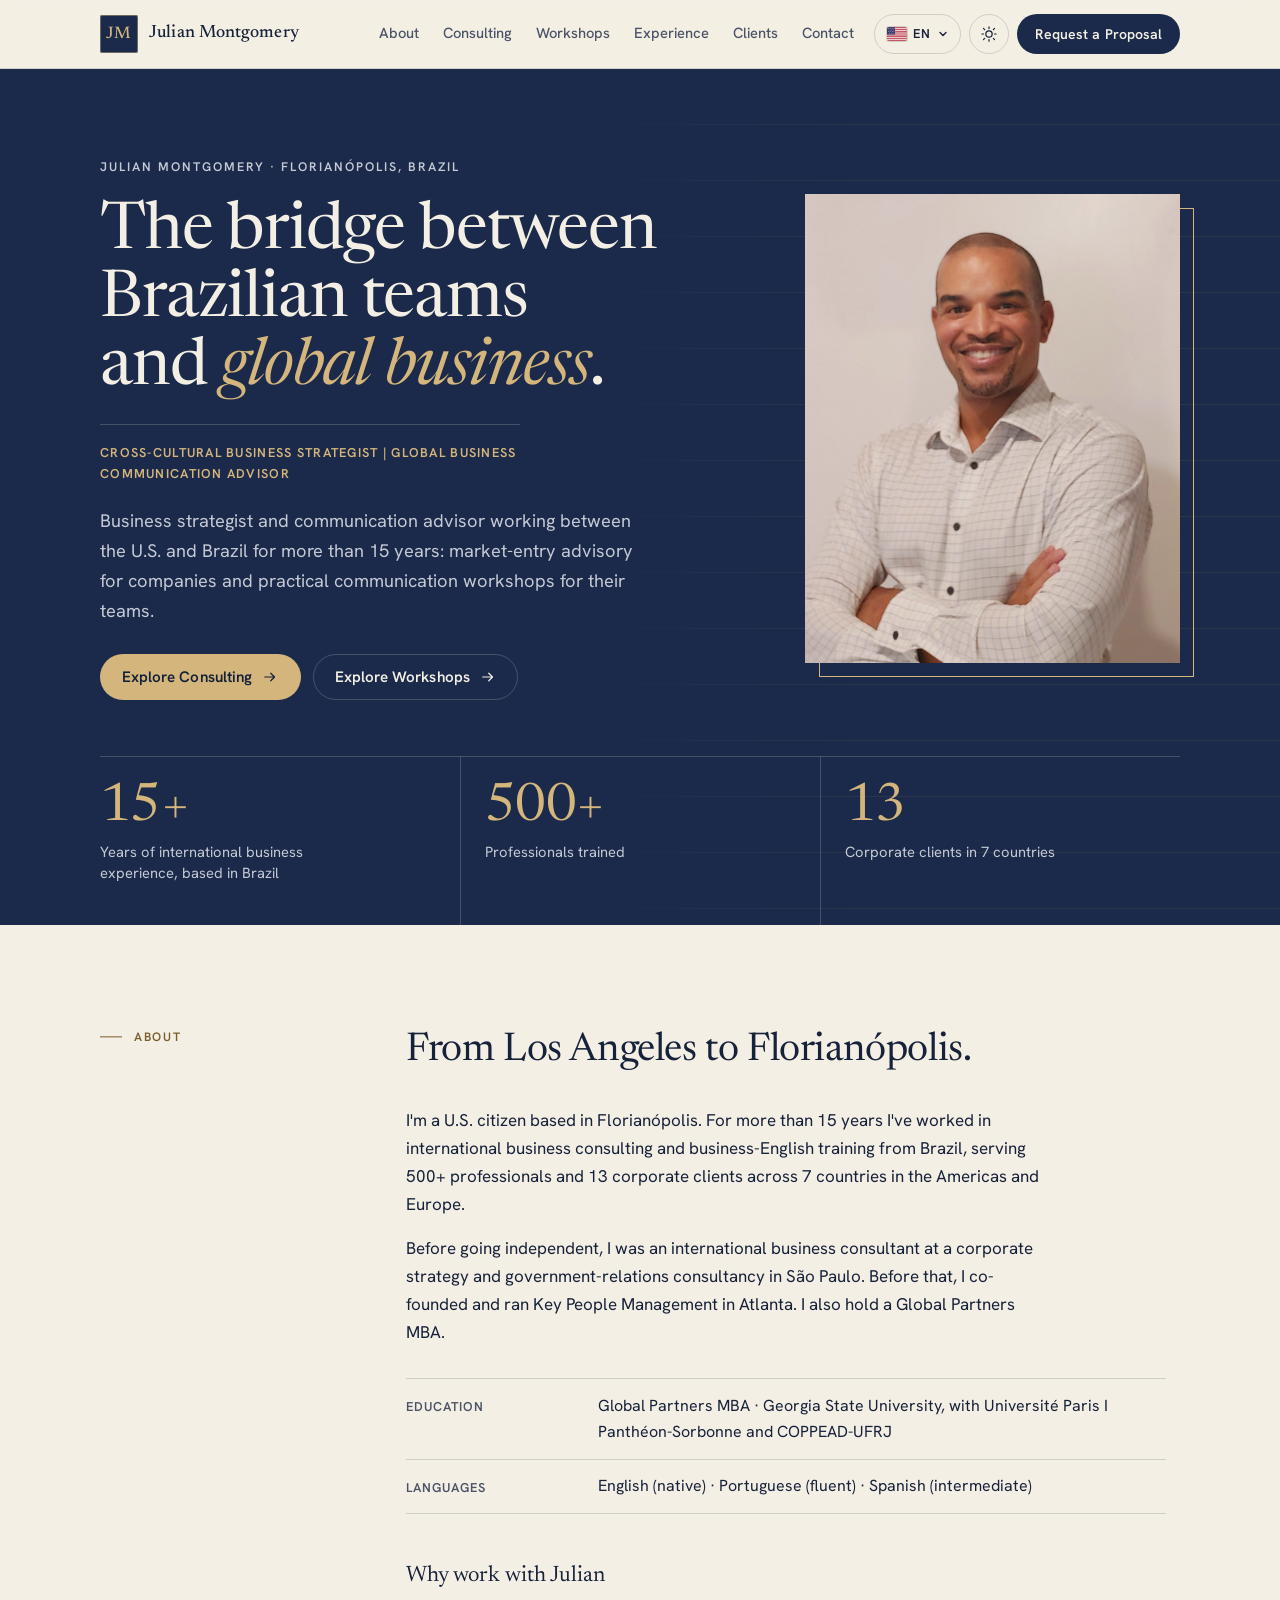
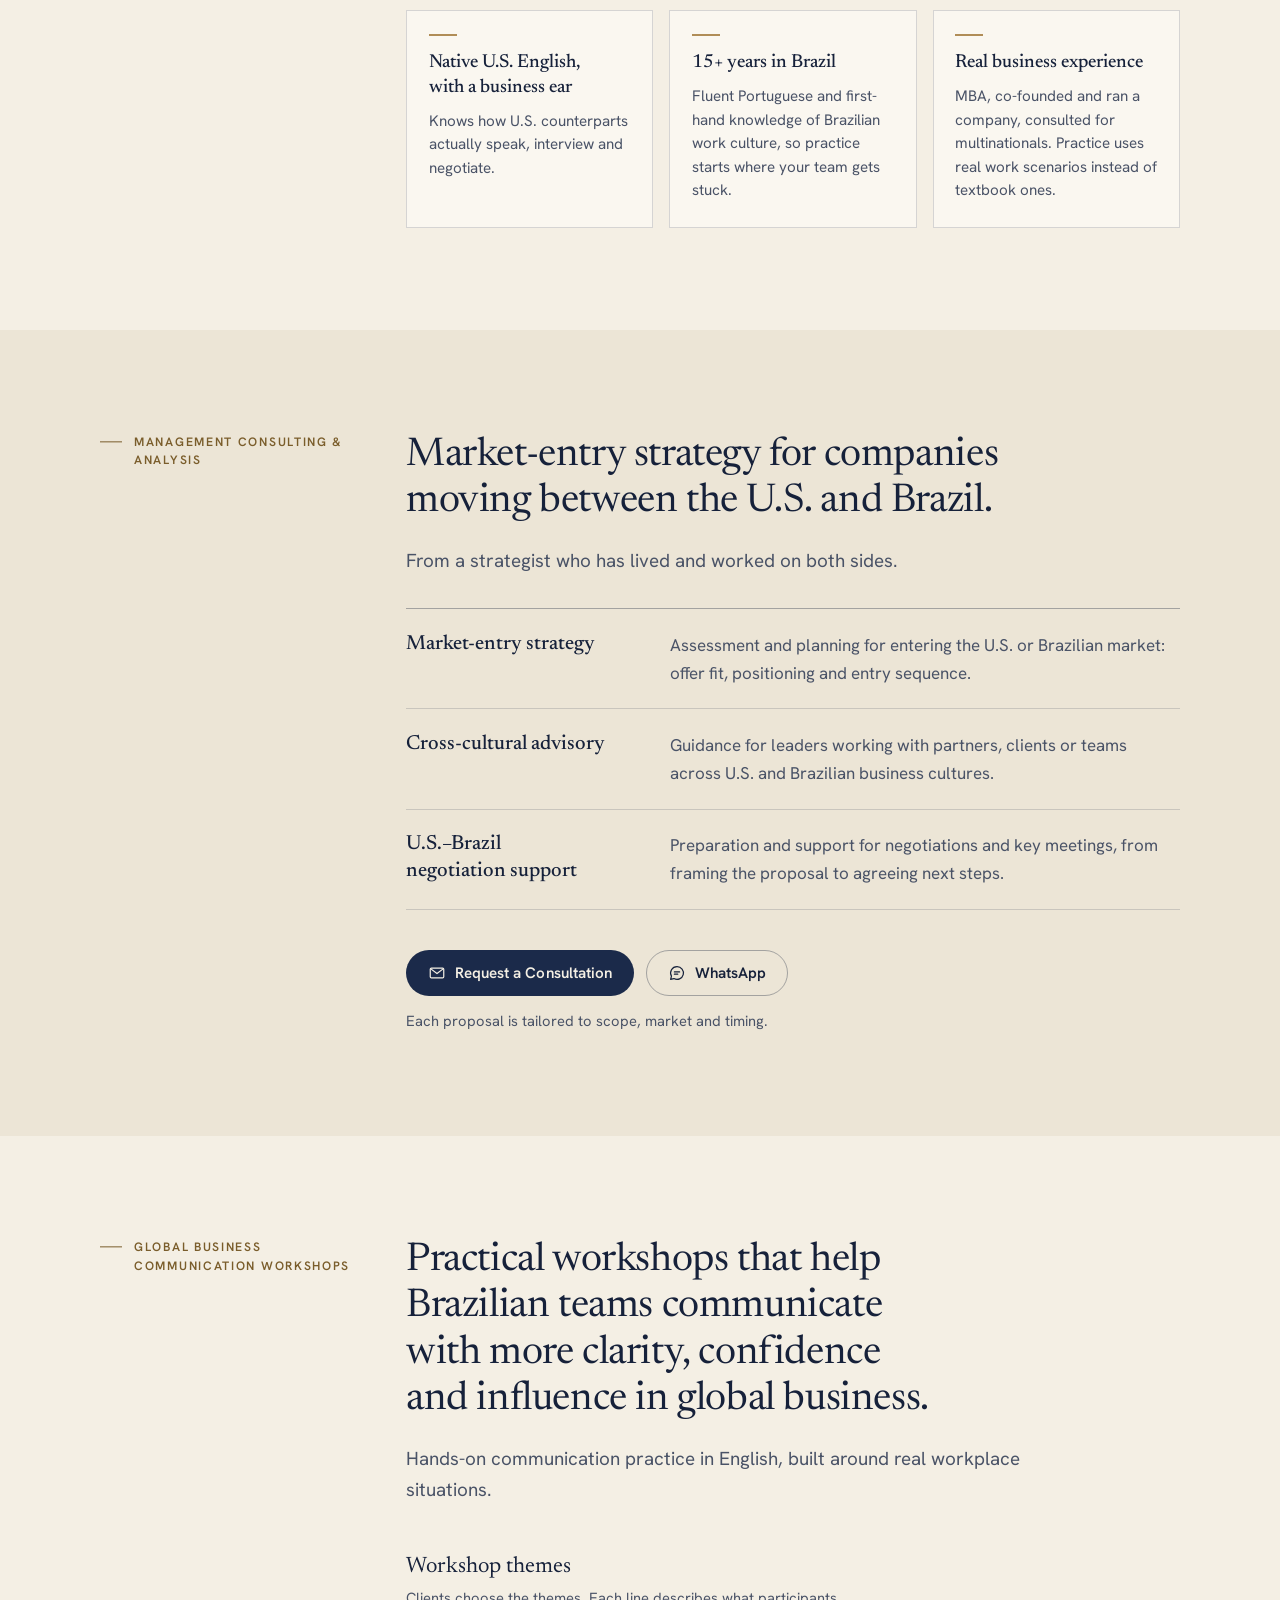
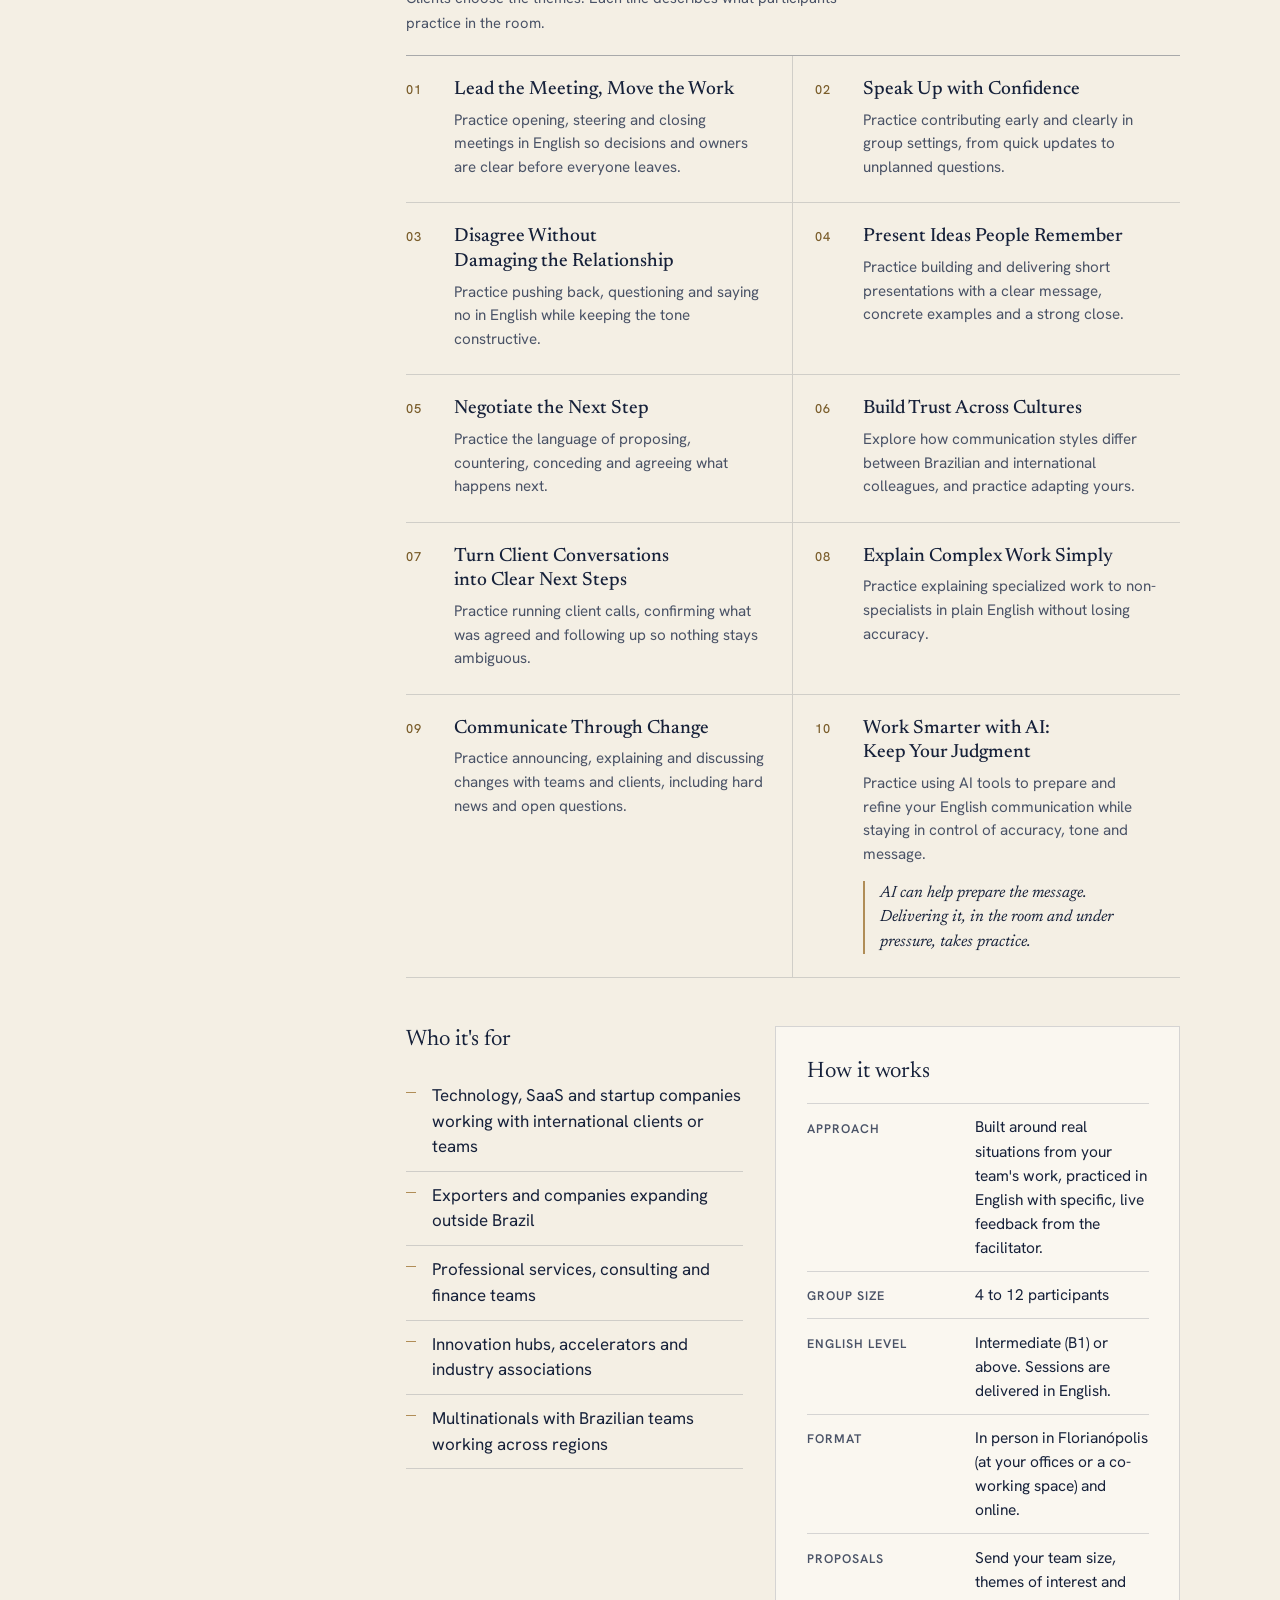
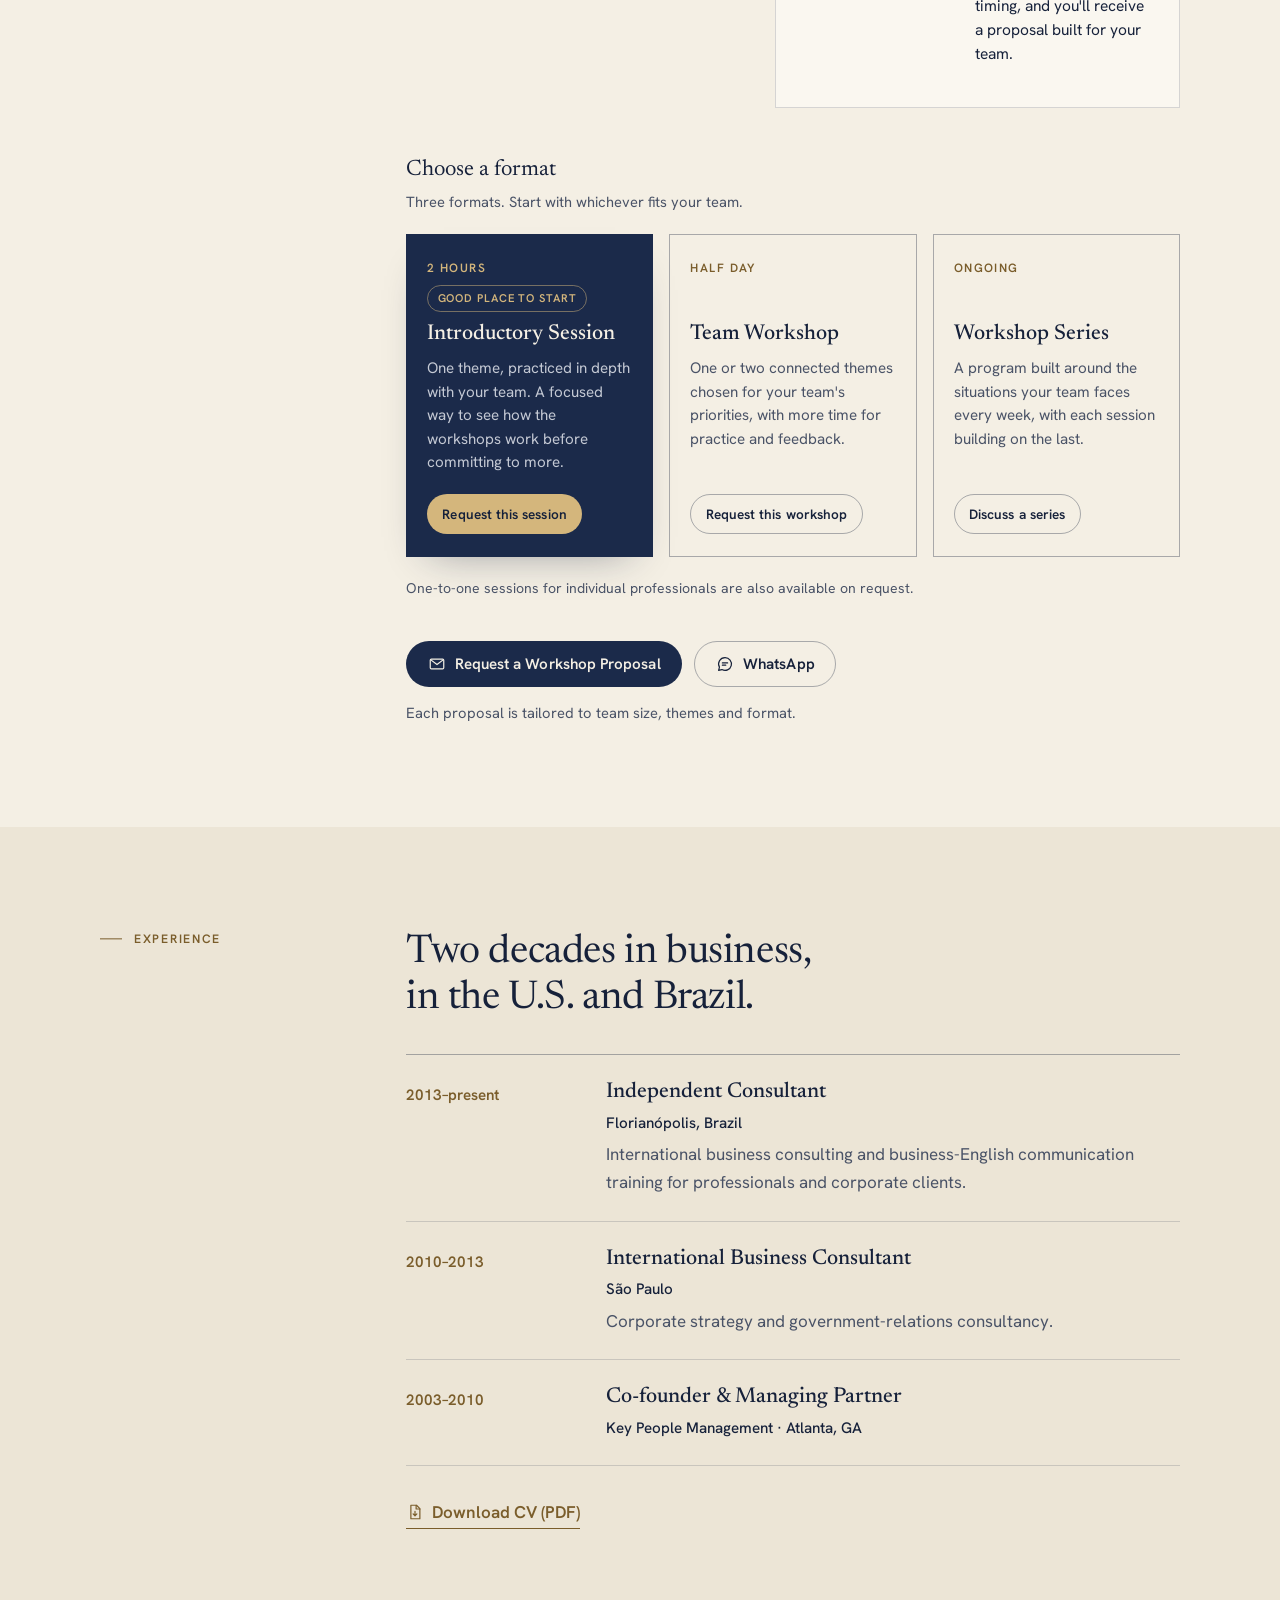
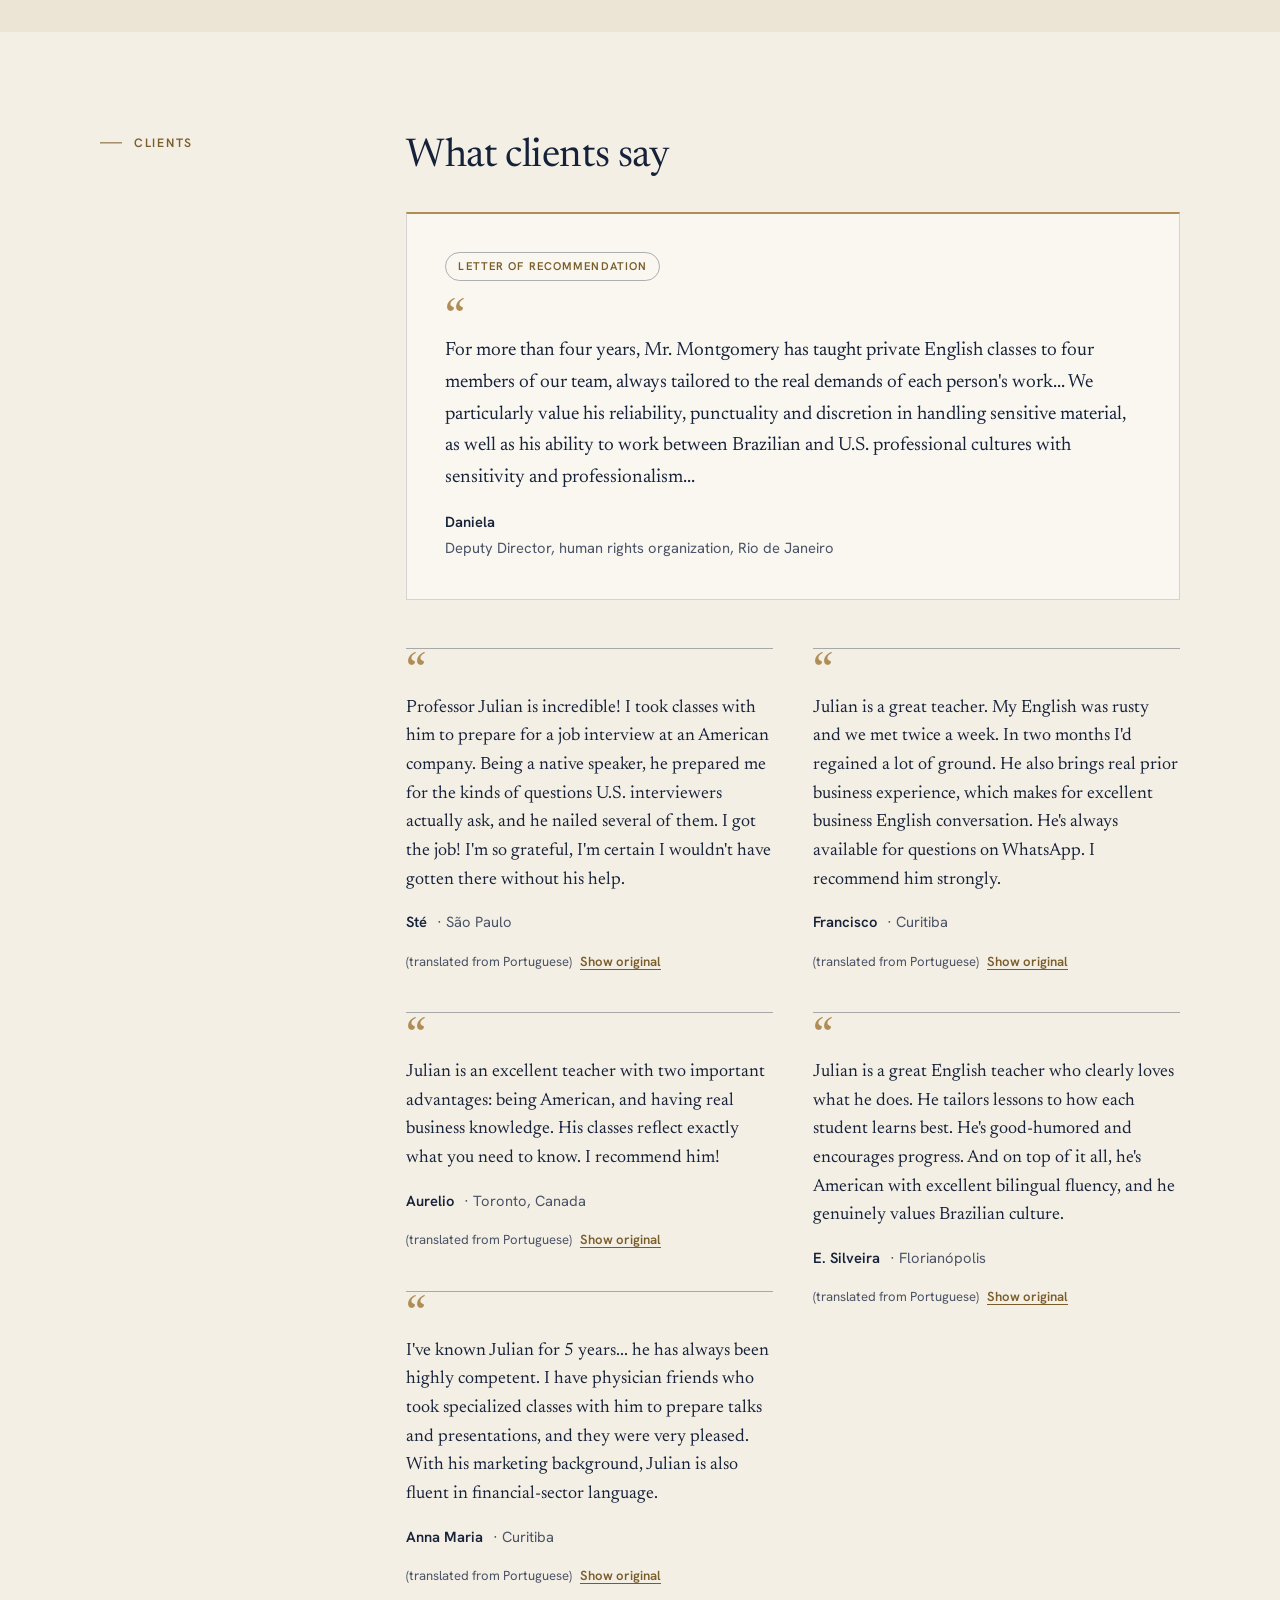
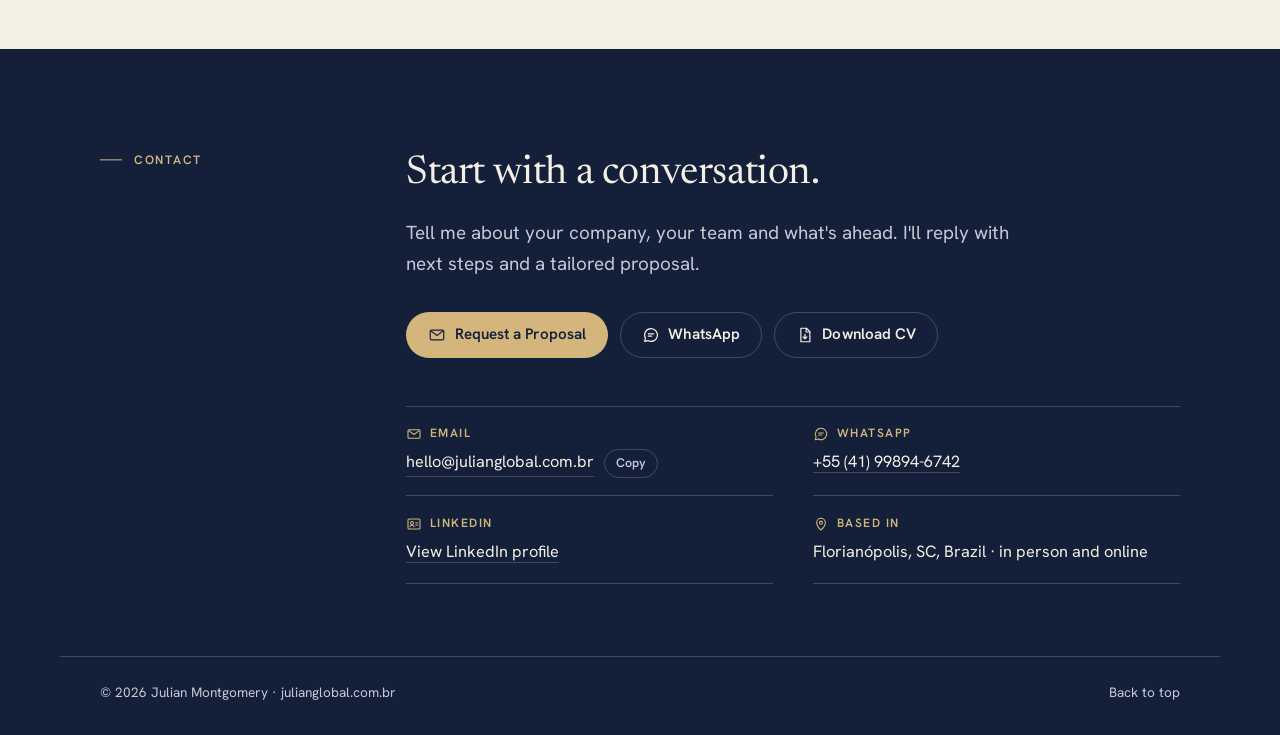
<file: index.html>
<!doctype html>
<html lang="pt-BR" data-lang="pt">
<head>
<meta charset="utf-8">
<meta name="viewport" content="width=device-width, initial-scale=1, viewport-fit=cover">
<title data-i18n="meta.title">Julian Montgomery | Consultor de Comunicação para Negócios Globais</title>
<meta name="description" content="Consultoria intercultural EUA–Brasil e workshops práticos de comunicação em inglês para equipes brasileiras. Presencial em Florianópolis e online.">
<meta name="author" content="Julian Montgomery">
<meta name="color-scheme" content="light dark">
<meta name="theme-color" content="#F4EFE4" media="(prefers-color-scheme: light)">
<meta name="theme-color" content="#0D1524" media="(prefers-color-scheme: dark)">
<link rel="canonical" href="https://julianglobal.com.br/">

<meta property="og:type" content="website">
<meta property="og:site_name" content="Julian Montgomery">
<meta property="og:url" content="https://julianglobal.com.br/">
<meta property="og:title" content="Julian Montgomery | Consultor de Comunicação para Negócios Globais">
<meta property="og:description" content="Consultoria intercultural EUA–Brasil e workshops práticos de comunicação em inglês para equipes brasileiras. Presencial em Florianópolis e online.">
<meta property="og:image" content="https://julianglobal.com.br/assets/og-image.jpg">
<meta property="og:image:width" content="1200">
<meta property="og:image:height" content="630">
<meta property="og:image:alt" content="Julian Montgomery, Consultor de Comunicação para Negócios Globais">
<meta property="og:locale" content="pt_BR">
<meta property="og:locale:alternate" content="en_US">
<meta property="og:locale:alternate" content="es_LA">
<meta name="twitter:card" content="summary_large_image">
<meta name="twitter:title" content="Julian Montgomery | Consultor de Comunicação para Negócios Globais">
<meta name="twitter:description" content="Consultoria intercultural EUA–Brasil e workshops práticos de comunicação em inglês para equipes brasileiras. Presencial em Florianópolis e online.">
<meta name="twitter:image" content="https://julianglobal.com.br/assets/og-image.jpg">
<meta name="twitter:image:alt" content="Julian Montgomery, Consultor de Comunicação para Negócios Globais">

<link rel="icon" href="assets/favicon.svg" type="image/svg+xml">
<link rel="icon" href="assets/favicon-32.png" sizes="32x32" type="image/png">
<link rel="apple-touch-icon" href="assets/apple-touch-icon.png">
<link rel="preload" href="assets/fonts/newsreader-roman.woff2" as="font" type="font/woff2" crossorigin>
<link rel="preload" href="assets/fonts/hanken-grotesk.woff2" as="font" type="font/woff2" crossorigin>
<link rel="stylesheet" href="assets/css/fonts.css">
<link rel="stylesheet" href="assets/css/style.css">
<script>
  /* Apply a saved light/dark choice before paint. Storage may be blocked; the page works without it. */
  try { var t = localStorage.getItem("jm-theme"); if (t === "dark" || t === "light") document.documentElement.setAttribute("data-theme", t); } catch (e) {}
</script>
<script type="application/ld+json">
{
  "@context": "https://schema.org",
  "@graph": [
    {
      "@type": "Person",
      "@id": "https://julianglobal.com.br/#julian",
      "name": "Julian Montgomery",
      "jobTitle": "Global Business Communication Advisor",
      "description": "Cross-cultural business strategist and global business communication advisor based in Florianópolis, Brazil, working between the U.S. and Brazil for 15+ years.",
      "url": "https://julianglobal.com.br/",
      "image": "https://julianglobal.com.br/assets/julian.jpg",
      "email": "mailto:hello@julianglobal.com.br",
      "telephone": "+55-41-99894-6742",
      "address": {
        "@type": "PostalAddress",
        "addressLocality": "Florianópolis",
        "addressRegion": "SC",
        "addressCountry": "BR"
      },
      "alumniOf": [
        {
          "@type": "CollegeOrUniversity",
          "name": "Georgia State University"
        },
        {
          "@type": "CollegeOrUniversity",
          "name": "Morehouse College"
        }
      ],
      "knowsLanguage": [
        "en",
        "pt-BR",
        "es"
      ],
      "knowsAbout": [
        "Cross-cultural business strategy",
        "U.S.–Brazil market entry",
        "Business communication in English",
        "Corporate communication workshops"
      ],
      "sameAs": [
        "https://www.linkedin.com/in/julianmontgomery"
      ]
    },
    {
      "@type": "ProfessionalService",
      "@id": "https://julianglobal.com.br/#service",
      "name": "Julian Montgomery | Global Business Communication",
      "url": "https://julianglobal.com.br/",
      "image": "https://julianglobal.com.br/assets/og-image.jpg",
      "email": "mailto:hello@julianglobal.com.br",
      "telephone": "+55-41-99894-6742",
      "founder": {
        "@id": "https://julianglobal.com.br/#julian"
      },
      "address": {
        "@type": "PostalAddress",
        "addressLocality": "Florianópolis",
        "addressRegion": "SC",
        "addressCountry": "BR"
      },
      "areaServed": [
        {
          "@type": "City",
          "name": "Florianópolis"
        },
        {
          "@type": "Country",
          "name": "Brazil"
        },
        {
          "@type": "Country",
          "name": "United States"
        }
      ],
      "availableLanguage": [
        "pt-BR",
        "en",
        "es"
      ],
      "serviceType": [
        "Management consulting and U.S.–Brazil market-entry advisory",
        "Global business communication workshops in English"
      ]
    }
  ]
}
</script>
</head>
<body>
<!--PREVIEW-BODY-START-->
<svg class="sprite" aria-hidden="true" focusable="false" xmlns="http://www.w3.org/2000/svg">
  <symbol id="flag-br" viewBox="0 0 20 14"><rect width="20" height="14" fill="#009C3B"/><path d="M1.8 7 10 1.4 18.2 7 10 12.6Z" fill="#FFDF00"/><circle cx="10" cy="7" r="3.4" fill="#002776"/><path d="M6.7 6.3c2.3-.6 4.8-.2 6.6 1.3" stroke="#fff" stroke-width=".6" fill="none"/></symbol>
  <symbol id="flag-us" viewBox="0 0 19 13"><rect width="19" height="13" fill="#fff"/><path d="M0 0h19v1H0zm0 2h19v1H0zm0 2h19v1H0zm0 2h19v1H0zm0 2h19v1H0zm0 2h19v1H0zm0 2h19v1H0z" fill="#B22234"/><rect width="7.6" height="7" fill="#3C3B6E"/><g fill="#fff"><circle cx="1.3" cy="1.2" r=".35"/><circle cx="3.1" cy="1.2" r=".35"/><circle cx="4.9" cy="1.2" r=".35"/><circle cx="6.7" cy="1.2" r=".35"/><circle cx="2.2" cy="2.7" r=".35"/><circle cx="4" cy="2.7" r=".35"/><circle cx="5.8" cy="2.7" r=".35"/><circle cx="1.3" cy="4.2" r=".35"/><circle cx="3.1" cy="4.2" r=".35"/><circle cx="4.9" cy="4.2" r=".35"/><circle cx="6.7" cy="4.2" r=".35"/><circle cx="2.2" cy="5.7" r=".35"/><circle cx="4" cy="5.7" r=".35"/><circle cx="5.8" cy="5.7" r=".35"/></g></symbol>
  <symbol id="flag-es" viewBox="0 0 3 2"><rect width="3" height="2" fill="#AA151B"/><rect y=".5" width="3" height="1" fill="#F1BF00"/></symbol>
  <symbol id="i-sun" viewBox="0 0 24 24"><circle cx="12" cy="12" r="4.2" fill="none" stroke="currentColor" stroke-width="1.6"/><path d="M12 2.5v2.2M12 19.3v2.2M4.6 4.6l1.6 1.6M17.8 17.8l1.6 1.6M2.5 12h2.2M19.3 12h2.2M4.6 19.4l1.6-1.6M17.8 6.2l1.6-1.6" stroke="currentColor" stroke-width="1.6" stroke-linecap="round"/></symbol>
  <symbol id="i-moon" viewBox="0 0 24 24"><path d="M20 14.6A8.2 8.2 0 0 1 9.4 4a8.2 8.2 0 1 0 10.6 10.6Z" fill="none" stroke="currentColor" stroke-width="1.6" stroke-linejoin="round"/></symbol>
  <symbol id="i-menu" viewBox="0 0 24 24"><path d="M4 7h16M4 12h16M4 17h16" stroke="currentColor" stroke-width="1.6" stroke-linecap="round"/></symbol>
  <symbol id="i-caret" viewBox="0 0 12 12"><path d="m3 4.5 3 3 3-3" fill="none" stroke="currentColor" stroke-width="1.4" stroke-linecap="round" stroke-linejoin="round"/></symbol>
  <symbol id="i-mail" viewBox="0 0 24 24"><rect x="3" y="5.5" width="18" height="13" rx="1.5" fill="none" stroke="currentColor" stroke-width="1.6"/><path d="m3.8 6.5 8.2 6.2 8.2-6.2" fill="none" stroke="currentColor" stroke-width="1.6" stroke-linejoin="round"/></symbol>
  <symbol id="i-chat" viewBox="0 0 24 24"><path d="M12 3.5a8.5 8.5 0 0 0-7.4 12.7L3.5 20.5l4.4-1.1A8.5 8.5 0 1 0 12 3.5Z" fill="none" stroke="currentColor" stroke-width="1.6" stroke-linejoin="round"/><path d="M8.5 10.5h7M8.5 13.5h4.5" stroke="currentColor" stroke-width="1.6" stroke-linecap="round"/></symbol>
  <symbol id="i-doc" viewBox="0 0 24 24"><path d="M6.5 3h7.5l4.5 4.5V21h-12Z" fill="none" stroke="currentColor" stroke-width="1.6" stroke-linejoin="round"/><path d="M13.5 3v5h5M12 11v6m-2.5-2.5L12 17l2.5-2.5" fill="none" stroke="currentColor" stroke-width="1.6" stroke-linecap="round" stroke-linejoin="round"/></symbol>
  <symbol id="i-profile" viewBox="0 0 24 24"><rect x="3" y="4.5" width="18" height="15" rx="1.5" fill="none" stroke="currentColor" stroke-width="1.6"/><circle cx="9" cy="10.5" r="2.2" fill="none" stroke="currentColor" stroke-width="1.6"/><path d="M5.8 16.2c.6-1.6 1.8-2.4 3.2-2.4s2.6.8 3.2 2.4M14.5 10h3.5M14.5 13.5h3.5" fill="none" stroke="currentColor" stroke-width="1.6" stroke-linecap="round"/></symbol>
  <symbol id="i-pin" viewBox="0 0 24 24"><path d="M12 21s-6.5-6-6.5-11a6.5 6.5 0 0 1 13 0c0 5-6.5 11-6.5 11Z" fill="none" stroke="currentColor" stroke-width="1.6" stroke-linejoin="round"/><circle cx="12" cy="10" r="2.3" fill="none" stroke="currentColor" stroke-width="1.6"/></symbol>
  <symbol id="i-arrow" viewBox="0 0 24 24"><path d="M5 12h13m-5-5 5 5-5 5" fill="none" stroke="currentColor" stroke-width="1.6" stroke-linecap="round" stroke-linejoin="round"/></symbol>
</svg>

<a class="skip-link" href="#main" data-i18n="ui.skip">Pular para o conteúdo</a>

<header class="site-nav" id="top">
  <div class="wrap nav-inner">
    <a class="brand" href="#top" aria-label="Julian Montgomery">
      <span class="brand-mark" aria-hidden="true">JM</span>
      <span class="brand-name">Julian Montgomery</span>
    </a>

    <nav class="nav-links" id="nav-links" data-i18n-attr="aria-label:nav.label" aria-label="Navegação principal">
      <a href="#about" data-i18n="nav.about">Sobre</a>
      <a href="#consulting" data-i18n="nav.consulting">Consultoria</a>
      <a href="#workshops" data-i18n="nav.workshops">Workshops</a>
      <a href="#experience" data-i18n="nav.experience">Trajetória</a>
      <a href="#clients" data-i18n="nav.clients">Depoimentos</a>
      <a href="#contact" data-i18n="nav.contact">Contato</a>
    </nav>

    <div class="nav-tools">
      <div class="lang">
        <button class="icon-btn lang-btn" id="lang-btn" type="button" aria-haspopup="true" aria-expanded="false" aria-controls="lang-menu" data-i18n-attr="aria-label:ui.lang" aria-label="Mudar idioma">
          <svg class="flag" aria-hidden="true"><use id="lang-flag" href="#flag-br"></use></svg>
          <span class="lang-code" id="lang-code">PT</span>
          <svg class="caret" aria-hidden="true"><use href="#i-caret"></use></svg>
        </button>
        <ul class="lang-menu" id="lang-menu" hidden>
          <li><button type="button" data-set-lang="pt" lang="pt-BR"><svg class="flag" aria-hidden="true"><use href="#flag-br"></use></svg>Português</button></li>
          <li><button type="button" data-set-lang="en" lang="en"><svg class="flag" aria-hidden="true"><use href="#flag-us"></use></svg>English</button></li>
          <li><button type="button" data-set-lang="es" lang="es"><svg class="flag" aria-hidden="true"><use href="#flag-es"></use></svg>Español</button></li>
        </ul>
      </div>
      <button class="icon-btn" id="theme-btn" type="button" data-i18n-attr="aria-label:ui.theme.toDark" aria-label="Ativar tema escuro">
        <svg class="i-sun" aria-hidden="true"><use href="#i-sun"></use></svg>
        <svg class="i-moon" aria-hidden="true"><use href="#i-moon"></use></svg>
      </button>
      <a class="btn btn-primary btn-sm nav-cta" data-mail="proposal" href="mailto:hello@julianglobal.com.br?subject=Solicita%C3%A7%C3%A3o%20de%20proposta%20%C2%B7%20Julian%20Montgomery&amp;body=Ol%C3%A1%2C%20Julian%2C%0A%0AGostaria%20de%20solicitar%20uma%20proposta.%0A%0AEmpresa%3A%0AServi%C3%A7o%20(consultoria%20ou%20workshops)%3A%0ATamanho%20da%20equipe%3A%0ATema%20de%20interesse%3A%0APrazo%20desejado%3A%0A%0AObrigado(a)%2C%0A" data-i18n="nav.cta">Solicitar proposta</a>
      <button class="icon-btn menu-btn" id="menu-btn" type="button" aria-expanded="false" aria-controls="nav-links" data-i18n-attr="aria-label:ui.menu" aria-label="Abrir menu de navegação">
        <svg aria-hidden="true"><use href="#i-menu"></use></svg>
      </button>
    </div>
  </div>
</header>

<main id="main">

  <!-- Hero -->
  <section class="hero" aria-labelledby="hero-title">
    <div class="wrap hero-grid">
      <div class="hero-copy">
        <p class="hero-kicker" data-i18n="hero.kicker">Julian Montgomery · Florianópolis, Brasil</p>
        <h1 id="hero-title" data-i18n-html="hero.title.html">A ponte entre equipes brasileiras e os <em>negócios globais</em>.</h1>
        <p class="hero-tagline" data-i18n="hero.tagline">Estrategista de Negócios Interculturais | Consultor de Comunicação para Negócios Globais</p>
        <p class="hero-lead" data-i18n="hero.lead">Estrategista de negócios e consultor de comunicação atuando entre os EUA e o Brasil há mais de 15 anos: consultoria de entrada em mercado para empresas e workshops práticos de comunicação para suas equipes.</p>
        <div class="actions">
          <a class="btn btn-gold" href="#consulting"><span data-i18n="hero.btnA">Conhecer a consultoria</span><svg aria-hidden="true"><use href="#i-arrow"></use></svg></a>
          <a class="btn btn-line-light" href="#workshops"><span data-i18n="hero.btnB">Conhecer os workshops</span><svg aria-hidden="true"><use href="#i-arrow"></use></svg></a>
        </div>
      </div>

      <figure class="portrait">
        <div class="portrait-frame">
          <div class="portrait-placeholder" aria-hidden="true"><span>JM</span></div>
          <img src="assets/julian.jpg" width="960" height="1200" fetchpriority="high" decoding="async" data-i18n-attr="alt:hero.photoAlt" alt="Retrato de Julian Montgomery">
        </div>
      </figure>
    </div>

    <div class="wrap">
      <dl class="stats" data-i18n-attr="aria-label:hero.statsLabel" aria-label="Números da trajetória">
        <div class="stat"><dt class="stat-num">15+</dt><dd data-i18n="stat1.label">Anos de experiência em negócios internacionais, com base no Brasil</dd></div>
        <div class="stat"><dt class="stat-num">500+</dt><dd data-i18n="stat2.label">Profissionais treinados</dd></div>
        <div class="stat"><dt class="stat-num">13</dt><dd data-i18n="stat3.label">Clientes corporativos em 7 países</dd></div>
      </dl>
    </div>
  </section>

  <!-- About -->
  <section class="section" id="about" aria-labelledby="about-title">
    <div class="wrap split">
      <p class="eyebrow" data-i18n="about.eyebrow">Sobre</p>
      <div class="split-main">
        <h2 id="about-title" data-i18n="about.title">De Los Angeles a Florianópolis.</h2>
        <div class="prose">
          <p data-i18n="about.p1">Sou cidadão dos EUA e moro em Florianópolis. Há mais de 15 anos atuo, a partir do Brasil, com consultoria em negócios internacionais e treinamento em inglês para negócios, atendendo mais de 500 profissionais e 13 clientes corporativos em 7 países das Américas e da Europa.</p>
          <p data-i18n="about.p2">Antes de atuar de forma independente, fui consultor de negócios internacionais em uma consultoria de estratégia corporativa e relações governamentais em São Paulo. Antes disso, cofundei e dirigi a Key People Management, em Atlanta. Também sou MBA pelo programa Global Partners.</p>
        </div>
        <dl class="facts">
          <div><dt data-i18n="about.eduL">Formação</dt><dd data-i18n="about.edu">MBA Global Partners · Georgia State University, com Université Paris I Panthéon-Sorbonne e COPPEAD-UFRJ</dd></div>
          <div><dt data-i18n="about.langL">Idiomas</dt><dd data-i18n="about.langs">Inglês (nativo) · Português (fluente) · Espanhol (intermediário)</dd></div>
        </dl>

        <h3 class="sub-title" data-i18n="why.title">Por que trabalhar com Julian</h3>
        <ul class="why">
          <li><h4 data-i18n="why1.t">Inglês nativo dos EUA, com visão de negócios</h4><p data-i18n="why1.d">Sabe como profissionais dos EUA realmente falam, entrevistam e negociam.</p></li>
          <li><h4 data-i18n="why2.t">Mais de 15 anos no Brasil</h4><p data-i18n="why2.d">Português fluente e vivência da cultura de trabalho brasileira: a prática começa onde a equipe trava.</p></li>
          <li><h4 data-i18n="why3.t">Experiência real de negócios</h4><p data-i18n="why3.d">MBA, empresa própria e consultoria para multinacionais. A prática usa cenários reais de trabalho, em vez de exemplos de livro.</p></li>
        </ul>
      </div>
    </div>
  </section>

  <!-- Path A: Consulting -->
  <section class="section section-alt" id="consulting" aria-labelledby="consulting-title">
    <div class="wrap split">
      <p class="eyebrow" data-i18n="a.eyebrow">Consultoria de Gestão e Análise</p>
      <div class="split-main">
        <h2 id="consulting-title" data-i18n="a.title">Estratégia de entrada em mercado para empresas em expansão entre os EUA e o Brasil.</h2>
        <p class="lead" data-i18n="a.lead">Com um estrategista que viveu e trabalhou nos dois lados.</p>
        <ul class="services">
          <li><h3 data-i18n="a.s1.t">Estratégia de entrada em mercado</h3><p data-i18n="a.s1.d">Análise e planejamento para entrar no mercado dos EUA ou do Brasil: adequação da oferta, posicionamento e sequência de entrada.</p></li>
          <li><h3 data-i18n="a.s2.t">Assessoria intercultural</h3><p data-i18n="a.s2.d">Orientação para líderes que lidam com sócios, clientes ou equipes entre as culturas de negócios dos EUA e do Brasil.</p></li>
          <li><h3 data-i18n="a.s3.t">Apoio em negociações EUA–Brasil</h3><p data-i18n="a.s3.d">Preparação e acompanhamento de negociações e reuniões-chave, da estruturação da proposta à definição dos próximos passos.</p></li>
        </ul>
        <div class="cta-row">
          <div class="actions">
            <a class="btn btn-primary" data-mail="consultation" href="mailto:hello@julianglobal.com.br?subject=Solicita%C3%A7%C3%A3o%20de%20consultoria%20%C2%B7%20Julian%20Montgomery&amp;body=Ol%C3%A1%2C%20Julian%2C%0A%0AGostaria%20de%20conversar%20sobre%20um%20projeto%20de%20consultoria.%0A%0AEmpresa%3A%0AMercado%20ou%20tema%3A%0ATamanho%20da%20equipe%20(se%20aplic%C3%A1vel)%3A%0APrazo%20desejado%3A%0A%0AObrigado(a)%2C%0A"><svg aria-hidden="true"><use href="#i-mail"></use></svg><span data-i18n="a.cta">Solicitar uma consultoria</span></a>
            <a class="btn btn-line" data-wa href="https://wa.me/5541998946742?text=Ol%C3%A1%2C%20Julian!%20Vi%20seu%20site%20e%20gostaria%20de%20conversar%20sobre%20uma%20proposta." target="_blank" rel="noopener"><svg aria-hidden="true"><use href="#i-chat"></use></svg>WhatsApp</a>
          </div>
          <p class="note" data-i18n="a.note">Cada proposta é feita sob medida para o escopo, o mercado e o prazo.</p>
        </div>
      </div>
    </div>
  </section>

  <!-- Path B: Workshops -->
  <section class="section" id="workshops" aria-labelledby="workshops-title">
    <div class="wrap split">
      <p class="eyebrow" data-i18n="b.eyebrow">Workshops de Comunicação para Negócios Globais</p>
      <div class="split-main">
        <h2 id="workshops-title" data-i18n="b.title">Workshops práticos que ajudam equipes brasileiras a se comunicar com mais clareza, confiança e influência nos negócios globais.</h2>
        <p class="lead" data-i18n="b.lead">Prática de comunicação em inglês, construída em torno de situações reais do trabalho.</p>

        <div class="block">
          <div class="block-head">
            <h3 class="sub-title" data-i18n="b.themesTitle">Temas dos workshops</h3>
            <p class="note" data-i18n="b.themesNote">A empresa escolhe os temas. Cada descrição mostra o que os participantes praticam na sala.</p>
          </div>
          <ol class="themes">
            <li><span class="theme-no">01</span><h4 data-i18n="th1.t">Conduza a reunião, faça o trabalho andar</h4><p data-i18n="th1.d">Pratique abrir, conduzir e encerrar reuniões em inglês, para que decisões e responsáveis fiquem claros antes de todos saírem.</p></li>
            <li><span class="theme-no">02</span><h4 data-i18n="th2.t">Posicione-se com confiança</h4><p data-i18n="th2.d">Pratique contribuir cedo e com clareza em grupo, de atualizações rápidas a perguntas inesperadas.</p></li>
            <li><span class="theme-no">03</span><h4 data-i18n="th3.t">Discorde sem desgastar a relação</h4><p data-i18n="th3.d">Pratique contestar, questionar e dizer não em inglês, mantendo o tom construtivo.</p></li>
            <li><span class="theme-no">04</span><h4 data-i18n="th4.t">Apresente ideias que ficam na memória</h4><p data-i18n="th4.d">Pratique montar e fazer apresentações curtas, com mensagem clara, exemplos concretos e um fechamento forte.</p></li>
            <li><span class="theme-no">05</span><h4 data-i18n="th5.t">Negocie o próximo passo</h4><p data-i18n="th5.d">Pratique a linguagem de propor, contrapropor, ceder e combinar o que acontece em seguida.</p></li>
            <li><span class="theme-no">06</span><h4 data-i18n="th6.t">Construa confiança entre culturas</h4><p data-i18n="th6.d">Explore como os estilos de comunicação diferem entre colegas brasileiros e internacionais, e pratique adaptar o seu.</p></li>
            <li><span class="theme-no">07</span><h4 data-i18n="th7.t">Transforme conversas com clientes em próximos passos claros</h4><p data-i18n="th7.d">Pratique conduzir calls com clientes, confirmar o que foi combinado e fazer o follow-up, para que nada fique ambíguo.</p></li>
            <li><span class="theme-no">08</span><h4 data-i18n="th8.t">Explique o complexo de forma simples</h4><p data-i18n="th8.d">Pratique explicar trabalho especializado para não especialistas, em inglês claro, sem perder precisão.</p></li>
            <li><span class="theme-no">09</span><h4 data-i18n="th9.t">Comunique em tempos de mudança</h4><p data-i18n="th9.d">Pratique anunciar, explicar e discutir mudanças com equipes e clientes, incluindo más notícias e perguntas em aberto.</p></li>
            <li><span class="theme-no">10</span><h4 data-i18n="th10.t">Use a IA a seu favor, com seu próprio critério</h4><p data-i18n="th10.d">Pratique usar ferramentas de IA para preparar e refinar sua comunicação em inglês, mantendo o controle da precisão, do tom e da mensagem.</p><p class="theme-ai" data-i18n="th10.ai">A IA pode ajudar a preparar a mensagem. Comunicá-la, na sala e sob pressão, exige prática.</p></li>
          </ol>
        </div>

        <div class="block audience">
          <div class="for-who">
            <h3 class="sub-title" data-i18n="b.forTitle">Para quem é</h3>
            <ul class="ticks">
              <li data-i18n="b.for1">Empresas de tecnologia, SaaS e startups que trabalham com clientes ou equipes internacionais</li>
              <li data-i18n="b.for2">Exportadoras e empresas em expansão para fora do Brasil</li>
              <li data-i18n="b.for3">Serviços profissionais, consultoria e equipes de finanças</li>
              <li data-i18n="b.for4">Hubs de inovação, aceleradoras e associações setoriais</li>
              <li data-i18n="b.for5">Multinacionais com equipes brasileiras atuando entre regiões</li>
            </ul>
          </div>
          <aside class="hr-box" aria-labelledby="hr-title">
            <h3 class="sub-title" id="hr-title" data-i18n="hr.title">Como funciona</h3>
            <dl class="hr-facts">
              <div><dt data-i18n="hr.sessionL">Abordagem</dt><dd data-i18n="hr.sessionD">Parte de situações reais do trabalho da equipe, praticadas em inglês com feedback específico e ao vivo do facilitador.</dd></div>
              <div><dt data-i18n="hr.sizeL">Tamanho do grupo</dt><dd data-i18n="hr.sizeD">De 4 a 12 participantes</dd></div>
              <div><dt data-i18n="hr.levelL">Nível de inglês</dt><dd data-i18n="hr.levelD">Intermediário (B1) ou superior. As sessões são conduzidas em inglês.</dd></div>
              <div><dt data-i18n="hr.whereL">Formato</dt><dd data-i18n="hr.whereD">Presencial em Florianópolis (no seu escritório ou em um coworking) e online.</dd></div>
              <div><dt data-i18n="hr.propL">Proposta</dt><dd data-i18n="hr.propD">Envie o tamanho da equipe, os temas de interesse e o prazo, e você receberá uma proposta feita para a sua equipe.</dd></div>
            </dl>
          </aside>
        </div>

        <div class="block ladder-block">
          <div class="block-head">
            <h3 class="sub-title" data-i18n="lad.title">Escolha o formato</h3>
            <p class="note" data-i18n="lad.intro">Três formatos. Comece pelo que fizer mais sentido para sua equipe.</p>
          </div>
          <ul class="ladder">
            <li class="step step-first">
              <div class="step-top"><span class="step-no" data-i18n="lad.s1.dur">2 horas</span><span class="step-tag" data-i18n="lad.s1.tag">Ideal para começar</span></div>
              <h4 data-i18n="lad.s1.name">Sessão Introdutória</h4>
              <p data-i18n="lad.s1.d">Um tema, praticado em profundidade com a sua equipe. Uma forma objetiva de conhecer os workshops antes de assumir um compromisso maior.</p>
              <a class="btn btn-gold btn-sm" data-mail="intro" href="mailto:hello@julianglobal.com.br?subject=Solicita%C3%A7%C3%A3o%20de%20Sess%C3%A3o%20Introdut%C3%B3ria%20%C2%B7%20Julian%20Montgomery&amp;body=Ol%C3%A1%2C%20Julian%2C%0A%0AGostaria%20de%20solicitar%20uma%20Sess%C3%A3o%20Introdut%C3%B3ria%20para%20minha%20equipe.%0A%0AEmpresa%3A%0ATamanho%20da%20equipe%3A%0ATema%20de%20interesse%3A%0APresencial%20(Florian%C3%B3polis)%20ou%20online%3A%0APrazo%20desejado%3A%0A%0AObrigado(a)%2C%0A"><span data-i18n="lad.s1.cta">Solicitar esta sessão</span></a>
            </li>
            <li class="step">
              <div class="step-top"><span class="step-no" data-i18n="lad.s2.dur">Meio período</span></div>
              <h4 data-i18n="lad.s2.name">Workshop para Equipes</h4>
              <p data-i18n="lad.s2.d">Um ou dois temas conectados, escolhidos conforme as prioridades da sua equipe, com mais tempo para prática e feedback.</p>
              <a class="btn btn-line btn-sm" data-mail="team" href="mailto:hello@julianglobal.com.br?subject=Solicita%C3%A7%C3%A3o%20de%20Workshop%20para%20Equipes%20%C2%B7%20Julian%20Montgomery&amp;body=Ol%C3%A1%2C%20Julian%2C%0A%0AGostaria%20de%20solicitar%20um%20Workshop%20para%20Equipes%20(meio%20per%C3%ADodo)%20para%20minha%20equipe.%0A%0AEmpresa%3A%0ATamanho%20da%20equipe%3A%0ATema(s)%20de%20interesse%3A%0APresencial%20(Florian%C3%B3polis)%20ou%20online%3A%0APrazo%20desejado%3A%0A%0AObrigado(a)%2C%0A"><span data-i18n="lad.s2.cta">Solicitar este workshop</span></a>
            </li>
            <li class="step">
              <div class="step-top"><span class="step-no" data-i18n="lad.s3.dur">Contínuo</span></div>
              <h4 data-i18n="lad.s3.name">Série de Workshops</h4>
              <p data-i18n="lad.s3.d">Um programa construído em torno das situações que sua equipe enfrenta toda semana, em que cada sessão dá continuidade à anterior.</p>
              <a class="btn btn-line btn-sm" data-mail="series" href="mailto:hello@julianglobal.com.br?subject=Interesse%20em%20S%C3%A9rie%20de%20Workshops%20%C2%B7%20Julian%20Montgomery&amp;body=Ol%C3%A1%2C%20Julian%2C%0A%0AGostaria%20de%20conversar%20sobre%20uma%20S%C3%A9rie%20de%20Workshops%20para%20minha%20equipe.%0A%0AEmpresa%3A%0ATamanho%20da%20equipe%3A%0ASitua%C3%A7%C3%B5es%20recorrentes%20que%20queremos%20praticar%3A%0APresencial%20(Florian%C3%B3polis)%20ou%20online%3A%0AData%20de%20in%C3%ADcio%20desejada%3A%0A%0AObrigado(a)%2C%0A"><span data-i18n="lad.s3.cta">Conversar sobre uma série</span></a>
            </li>
          </ul>
          <p class="one2one" data-i18n="b.one2one">Sessões individuais para profissionais também estão disponíveis sob consulta.</p>
        </div>

        <div class="cta-row">
          <div class="actions">
            <a class="btn btn-primary" data-mail="workshop" href="mailto:hello@julianglobal.com.br?subject=Solicita%C3%A7%C3%A3o%20de%20proposta%20de%20workshop%20%C2%B7%20Julian%20Montgomery&amp;body=Ol%C3%A1%2C%20Julian%2C%0A%0AGostaria%20de%20solicitar%20uma%20proposta%20de%20workshop%20para%20minha%20equipe.%0A%0AEmpresa%3A%0ATamanho%20da%20equipe%3A%0ATema(s)%20de%20interesse%3A%0APresencial%20(Florian%C3%B3polis)%20ou%20online%3A%0APrazo%20desejado%3A%0A%0AObrigado(a)%2C%0A"><svg aria-hidden="true"><use href="#i-mail"></use></svg><span data-i18n="b.cta">Solicitar proposta de workshop</span></a>
            <a class="btn btn-line" data-wa href="https://wa.me/5541998946742?text=Ol%C3%A1%2C%20Julian!%20Vi%20seu%20site%20e%20gostaria%20de%20conversar%20sobre%20uma%20proposta." target="_blank" rel="noopener"><svg aria-hidden="true"><use href="#i-chat"></use></svg>WhatsApp</a>
          </div>
          <p class="note" data-i18n="b.note">Cada proposta é feita sob medida para o tamanho da equipe, os temas e o formato.</p>
        </div>
      </div>
    </div>
  </section>

  <!-- Experience -->
  <section class="section section-alt" id="experience" aria-labelledby="experience-title">
    <div class="wrap split">
      <p class="eyebrow" data-i18n="exp.eyebrow">Trajetória</p>
      <div class="split-main">
        <h2 id="experience-title" data-i18n="exp.title">Duas décadas em negócios, nos EUA e no Brasil.</h2>
        <ol class="timeline">
          <li>
            <p class="tl-years" data-i18n="e1.years">2013–atual</p>
            <div><h3 data-i18n="e1.role">Consultor Independente</h3><p class="tl-org" data-i18n="e1.org">Florianópolis, Brasil</p><p data-i18n="e1.d">Consultoria em negócios internacionais e treinamento em comunicação de negócios em inglês para profissionais e clientes corporativos.</p></div>
          </li>
          <li>
            <p class="tl-years" data-i18n="e2.years">2010–2013</p>
            <div><h3 data-i18n="e2.role">Consultor de Negócios Internacionais</h3><p class="tl-org" data-i18n="e2.org">São Paulo</p><p data-i18n="e2.d">Consultoria de estratégia corporativa e relações governamentais.</p></div>
          </li>
          <li>
            <p class="tl-years" data-i18n="e3.years">2003–2010</p>
            <div><h3 data-i18n="e3.role">Cofundador e Sócio-Diretor</h3><p class="tl-org" data-i18n="e3.org">Key People Management · Atlanta, GA</p></div>
          </li>
        </ol>
        <a class="text-link" href="assets/Julian_Montgomery_Consulting_CV.pdf" target="_blank" rel="noopener"><svg aria-hidden="true"><use href="#i-doc"></use></svg><span data-i18n="exp.cv">Baixar currículo (PDF)</span></a>
      </div>
    </div>
  </section>

  <!-- Testimonials -->
  <section class="section" id="clients" aria-labelledby="clients-title">
    <div class="wrap split">
      <p class="eyebrow" data-i18n="t.eyebrow">Depoimentos</p>
      <div class="split-main">
        <h2 id="clients-title" data-i18n="t.title">O que dizem os clientes</h2>
        <div class="quotes">
          <figure class="quote quote-featured">
            <p class="q-label" data-i18n="tf.label">Carta de recomendação</p>
            <blockquote class="q-text" lang="pt-BR" data-i18n="tf.q">Ao longo de mais de quatro anos, o Sr. Montgomery ministrou aulas particulares de inglês para quatro integrantes da nossa equipe, sempre adaptadas às demandas reais do trabalho de cada um... Destacamos sua confiabilidade, sua pontualidade e sua discrição no trato de conteúdos sensíveis, bem como sua capacidade de transitar entre as culturas profissionais do Brasil e dos Estados Unidos com sensibilidade e profissionalismo...</blockquote>
            <figcaption><span class="q-name">Daniela</span><span class="q-role" data-i18n="tf.role">Diretora-adjunta, organização de direitos humanos, Rio de Janeiro</span></figcaption>
            <p class="q-meta q-meta-featured" data-i18n="tf.note" data-hide-empty></p>
          </figure>
          <div class="quotes-rest">
            <figure class="quote">
              <blockquote class="q-text" lang="pt-BR" data-i18n="t1.q">O professor Julian é incrível! Fiz aulas com ele para me preparar para uma entrevista de emprego em uma empresa americana! Ele me ajudou de mais com o inglês. Além disso, por ele ser nativo, ele me preparou para perguntas comuns que fazem nas entrevistas nos EUA. Ele acertou em cheio em diversas perguntas que me fizeram na entrevista! E eu consegui a vaga!!! Sou muito muito grata! Tenho certeza que sem a ajuda dele, eu não teria conseguido!</blockquote>
              <figcaption><span class="q-name">Sté</span><span class="q-city">São Paulo</span></figcaption>
              <p class="q-meta"><span data-i18n="ui.translated"></span> <button class="q-toggle" type="button" aria-expanded="false" aria-controls="orig-1" data-i18n="ui.show">Ver original</button></p>
              <blockquote class="q-orig" id="orig-1" lang="pt-BR" hidden>O professor Julian é incrível! Fiz aulas com ele para me preparar para uma entrevista de emprego em uma empresa americana! Ele me ajudou de mais com o inglês. Além disso, por ele ser nativo, ele me preparou para perguntas comuns que fazem nas entrevistas nos EUA. Ele acertou em cheio em diversas perguntas que me fizeram na entrevista! E eu consegui a vaga!!! Sou muito muito grata! Tenho certeza que sem a ajuda dele, eu não teria conseguido!</blockquote>
            </figure>
            <figure class="quote">
              <blockquote class="q-text" lang="pt-BR" data-i18n="t2.q">Julian é um excelente professor com 2 diferenciais importantes: Ser americano. Ter conhecimento na área de negócios. Suas aulas refletem o que você realmente precisa saber. Recomendo!</blockquote>
              <figcaption><span class="q-name">Aurelio</span><span class="q-city" data-i18n="t2.city">Toronto, Canadá</span></figcaption>
              <p class="q-meta"><span data-i18n="ui.translated"></span> <button class="q-toggle" type="button" aria-expanded="false" aria-controls="orig-2" data-i18n="ui.show">Ver original</button></p>
              <blockquote class="q-orig" id="orig-2" lang="pt-BR" hidden>Julian é um excelente professor com 2 diferenciais importantes: Ser americano. Ter conhecimento na área de negócios. Suas aulas refletem o que você realmente precisa saber. Recomendo!</blockquote>
            </figure>
            <figure class="quote">
              <blockquote class="q-text" lang="pt-BR" data-i18n="t3.q">Conheço o Julian a 5 anos... ele sempre se mostrou muito competente... Tenho amigos médicos que fizeram aulas especiais com ele para ministrar palestras e apresentar trabalhos que ficaram muito satisfeitos. O Julian por sua formação em marketing também domina a linguagem da área financeira.</blockquote>
              <figcaption><span class="q-name">Anna Maria</span><span class="q-city">Curitiba</span></figcaption>
              <p class="q-meta"><span data-i18n="ui.translated"></span> <button class="q-toggle" type="button" aria-expanded="false" aria-controls="orig-3" data-i18n="ui.show">Ver original</button></p>
              <blockquote class="q-orig" id="orig-3" lang="pt-BR" hidden>Conheço o Julian a 5 anos... ele sempre se mostrou muito competente... Tenho amigos médicos que fizeram aulas especiais com ele para ministrar palestras e apresentar trabalhos que ficaram muito satisfeitos. O Julian por sua formação em marketing também domina a linguagem da área financeira.</blockquote>
            </figure>
            <figure class="quote">
              <blockquote class="q-text" lang="pt-BR" data-i18n="t4.q">Julian é um ótimo professor. Estava um pouco enferrujado no inglês e fizemos 2 vezes na semana. Em 2 meses retomei bastante a qualidade do inglês. Além disso, ele possui bastante experiência de trabalho prévia em empresas, isso possibilita uma ótima conversação relacionada a 'business english'. Além disso, está sempre disponível para tirar dúvidas via WhatsApp. Eu o recomendo fortemente.</blockquote>
              <figcaption><span class="q-name">Francisco</span><span class="q-city">Curitiba</span></figcaption>
              <p class="q-meta"><span data-i18n="ui.translated"></span> <button class="q-toggle" type="button" aria-expanded="false" aria-controls="orig-4" data-i18n="ui.show">Ver original</button></p>
              <blockquote class="q-orig" id="orig-4" lang="pt-BR" hidden>Julian é um ótimo professor. Estava um pouco enferrujado no inglês e fizemos 2 vezes na semana. Em 2 meses retomei bastante a qualidade do inglês. Além disso, ele possui bastante experiência de trabalho prévia em empresas, isso possibilita uma ótima conversação relacionada a 'business english'. Além disso, está sempre disponível para tirar dúvidas via WhatsApp. Eu o recomendo fortemente.</blockquote>
            </figure>
            <figure class="quote">
              <blockquote class="q-text" lang="pt-BR" data-i18n="t5.q">Julian é um ótimo professor de inglês, demonstrando paixão pelo que faz! Prepara as aulas direcionadas às características de aprendizado do aluno... É humorado e elogia o progresso do aluno... E por fim, é americano, com um excelente nível linguístico português/inglês e valoriza a cultura brasileira.</blockquote>
              <figcaption><span class="q-name">E. Silveira</span><span class="q-city">Florianópolis</span></figcaption>
              <p class="q-meta"><span data-i18n="ui.translated"></span> <button class="q-toggle" type="button" aria-expanded="false" aria-controls="orig-5" data-i18n="ui.show">Ver original</button></p>
              <blockquote class="q-orig" id="orig-5" lang="pt-BR" hidden>Julian é um ótimo professor de inglês, demonstrando paixão pelo que faz! Prepara as aulas direcionadas às características de aprendizado do aluno... É humorado e elogia o progresso do aluno... E por fim, é americano, com um excelente nível linguístico português/inglês e valoriza a cultura brasileira.</blockquote>
            </figure>
          </div>
        </div>
      </div>
    </div>
  </section>

</main>

<!-- Contact / footer -->
<footer class="site-footer" id="contact" aria-labelledby="contact-title">
  <div class="wrap split">
    <p class="eyebrow" data-i18n="c.eyebrow">Contato</p>
    <div class="split-main">
      <h2 id="contact-title" data-i18n="c.title">Comece com uma conversa.</h2>
      <p class="lead" data-i18n="c.p">Conte sobre sua empresa, sua equipe e o que vocês têm pela frente. Respondo com os próximos passos e uma proposta feita sob medida.</p>
      <div class="actions">
        <a class="btn btn-gold" data-mail="proposal" href="mailto:hello@julianglobal.com.br?subject=Solicita%C3%A7%C3%A3o%20de%20proposta%20%C2%B7%20Julian%20Montgomery&amp;body=Ol%C3%A1%2C%20Julian%2C%0A%0AGostaria%20de%20solicitar%20uma%20proposta.%0A%0AEmpresa%3A%0AServi%C3%A7o%20(consultoria%20ou%20workshops)%3A%0ATamanho%20da%20equipe%3A%0ATema%20de%20interesse%3A%0APrazo%20desejado%3A%0A%0AObrigado(a)%2C%0A"><svg aria-hidden="true"><use href="#i-mail"></use></svg><span data-i18n="nav.cta">Solicitar proposta</span></a>
        <a class="btn btn-line-light" data-wa href="https://wa.me/5541998946742?text=Ol%C3%A1%2C%20Julian!%20Vi%20seu%20site%20e%20gostaria%20de%20conversar%20sobre%20uma%20proposta." target="_blank" rel="noopener"><svg aria-hidden="true"><use href="#i-chat"></use></svg>WhatsApp</a>
        <a class="btn btn-line-light" href="assets/Julian_Montgomery_Consulting_CV.pdf" target="_blank" rel="noopener"><svg aria-hidden="true"><use href="#i-doc"></use></svg><span data-i18n="c.cv">Baixar currículo</span></a>
      </div>

      <dl class="contact-list">
        <div>
          <dt><svg aria-hidden="true"><use href="#i-mail"></use></svg><span data-i18n="c.emailL">E-mail</span></dt>
          <dd class="email-row">
            <a data-email href="mailto:hello@julianglobal.com.br">hello@julianglobal.com.br</a>
            <button class="copy-btn" id="copy-email" type="button" data-i18n-attr="aria-label:ui.copyAria" aria-label="Copiar endereço de e-mail"><span data-i18n="ui.copy">Copiar</span></button>
          </dd>
        </div>
        <div><dt><svg aria-hidden="true"><use href="#i-chat"></use></svg><span data-i18n="c.waL">WhatsApp</span></dt><dd><a data-wa href="https://wa.me/5541998946742?text=Ol%C3%A1%2C%20Julian!%20Vi%20seu%20site%20e%20gostaria%20de%20conversar%20sobre%20uma%20proposta." target="_blank" rel="noopener">+55 (41) 99894-6742</a></dd></div>
        <div><dt><svg aria-hidden="true"><use href="#i-profile"></use></svg><span data-i18n="c.liL">LinkedIn</span></dt><dd><a href="https://www.linkedin.com/in/julianmontgomery" target="_blank" rel="noopener" data-i18n="c.liLink">Ver perfil no LinkedIn</a></dd></div>
        <div><dt><svg aria-hidden="true"><use href="#i-pin"></use></svg><span data-i18n="c.baseL">Base</span></dt><dd data-i18n="c.base">Florianópolis, SC, Brasil · presencial e online</dd></div>
      </dl>
    </div>
  </div>
  <div class="wrap footer-bar">
    <p>© <span id="year">2026</span> Julian Montgomery · julianglobal.com.br</p>
    <a href="#top" data-i18n="c.top">Voltar ao topo</a>
  </div>
</footer>

<script src="assets/js/i18n.js"></script>
<script src="assets/js/main.js"></script>
<!--PREVIEW-BODY-END-->
</body>
</html>
</file>
<file: assets/css/fonts.css>
/* Self-hosted fonts (Latin subset). If they fail to load, the fallbacks in style.css take over. */
@font-face {
  font-family: "Newsreader";
  src: url("../fonts/newsreader-roman.woff2") format("woff2");
  font-weight: 400 500;
  font-style: normal;
  font-display: swap;
}
@font-face {
  font-family: "Newsreader";
  src: url("../fonts/newsreader-italic.woff2") format("woff2");
  font-weight: 400;
  font-style: italic;
  font-display: swap;
}
@font-face {
  font-family: "Hanken Grotesk";
  src: url("../fonts/hanken-grotesk.woff2") format("woff2");
  font-weight: 400 600;
  font-style: normal;
  font-display: swap;
}
</file>
<file: assets/css/style.css>
/*
  Julian Montgomery · julianglobal.com.br
  Layout: editorial single page, 1160px max grid. Each section is a 3/9 split: a sticky label column
  on the left, content on the right. A navy hero and navy footer bookend the warm off-white page.
*/

:root {
  /* Palette (matches the LinkedIn banner: navy, warm off-white, muted gold) */
  --paper: #F4EFE4;
  --paper-alt: #ECE5D6;
  --card: #FAF7F0;
  --ink: #16213A;
  --ink-soft: #4A5367;
  --line: rgba(22, 33, 58, .16);
  --line-strong: rgba(22, 33, 58, .34);
  --navy: #1B2A4A;
  --navy-deep: #14203A;
  --on-navy: #F4EFE4;
  --on-navy-soft: #C4C9D4;
  --navy-line: rgba(244, 239, 228, .2);
  --gold: #B08D57;
  --gold-ink: #7A5D2B;
  --gold-on-navy: #D4B67C;
  --btn-bg: #1B2A4A;
  --btn-fg: #F4EFE4;
  --btn-hover: #273A63;
  --focus: #B08D57;
  --shadow: 0 18px 40px -24px rgba(20, 32, 58, .45);

  /* Type */
  --serif: "Newsreader", Georgia, "Times New Roman", serif;
  --sans: "Hanken Grotesk", system-ui, -apple-system, "Segoe UI", Roboto, "Helvetica Neue", Arial, sans-serif;

  /* Space */
  --max: 1160px;
  --gutter: clamp(16px, 4vw, 40px);
  --nav-h: 68px;
  --section-y: clamp(4rem, 8vw, 6.5rem);

  color-scheme: light;
}

@media (prefers-color-scheme: dark) {
  :root:not([data-theme="light"]) {
    --paper: #0D1524;
    --paper-alt: #111B2E;
    --card: #16213A;
    --ink: #ECE6D8;
    --ink-soft: #A9B0BF;
    --line: rgba(236, 230, 216, .14);
    --line-strong: rgba(236, 230, 216, .32);
    --navy: #16223C;
    --navy-deep: #0A111F;
    --on-navy: #F1EBDD;
    --on-navy-soft: #B8BECB;
    --navy-line: rgba(241, 235, 221, .16);
    --gold: #C7A566;
    --gold-ink: #D4B67C;
    --gold-on-navy: #D4B67C;
    --btn-bg: #D4B67C;
    --btn-fg: #0D1524;
    --btn-hover: #E1C893;
    --focus: #D4B67C;
    --shadow: 0 18px 40px -24px rgba(0, 0, 0, .7);
    color-scheme: dark;
  }
}
:root[data-theme="dark"] {
  --paper: #0D1524;
  --paper-alt: #111B2E;
  --card: #16213A;
  --ink: #ECE6D8;
  --ink-soft: #A9B0BF;
  --line: rgba(236, 230, 216, .14);
  --line-strong: rgba(236, 230, 216, .32);
  --navy: #16223C;
  --navy-deep: #0A111F;
  --on-navy: #F1EBDD;
  --on-navy-soft: #B8BECB;
  --navy-line: rgba(241, 235, 221, .16);
  --gold: #C7A566;
  --gold-ink: #D4B67C;
  --gold-on-navy: #D4B67C;
  --btn-bg: #D4B67C;
  --btn-fg: #0D1524;
  --btn-hover: #E1C893;
  --focus: #D4B67C;
  --shadow: 0 18px 40px -24px rgba(0, 0, 0, .7);
  color-scheme: dark;
}

/* ---------- Base ---------- */
*, *::before, *::after { box-sizing: border-box; }
html { -webkit-text-size-adjust: 100%; }
@media (prefers-reduced-motion: no-preference) {
  html { scroll-behavior: smooth; }
}
body {
  margin: 0;
  background: var(--paper);
  color: var(--ink);
  font: 400 1.0625rem/1.65 var(--sans);
  -webkit-font-smoothing: antialiased;
  text-rendering: optimizeLegibility;
}
img, svg { display: block; max-width: 100%; }
h1, h2, h3, h4 { margin: 0; font-family: var(--serif); font-weight: 400; text-wrap: balance; }
p, ul, ol, dl, dd, figure, blockquote { margin: 0; }
ul, ol { padding: 0; list-style: none; }
a { color: inherit; }
button { font: inherit; color: inherit; }
[hidden] { display: none !important; }
.sprite { position: absolute; width: 0; height: 0; overflow: hidden; }

:focus-visible { outline: 2px solid var(--focus); outline-offset: 3px; border-radius: 3px; }

.skip-link {
  position: absolute; left: 1rem; top: -100px; z-index: 100;
  background: var(--btn-bg); color: var(--btn-fg);
  padding: .6rem 1rem; border-radius: 6px; text-decoration: none; font-weight: 600;
}
.skip-link:focus { top: 1rem; }

.wrap { max-width: var(--max); margin-inline: auto; padding-inline: var(--gutter); }

/* ---------- Buttons & links ---------- */
.btn {
  display: inline-flex; align-items: center; justify-content: center; gap: .55rem;
  min-height: 46px; padding: .7rem 1.3rem;
  border: 1px solid transparent; border-radius: 999px;
  font: 600 .95rem/1.2 var(--sans); letter-spacing: .005em;
  text-decoration: none; cursor: pointer; white-space: nowrap;
  transition: background-color .2s ease, border-color .2s ease, color .2s ease, transform .2s ease;
}
.btn svg { width: 18px; height: 18px; flex: none; }
.btn-sm { min-height: 40px; padding: .5rem 1.05rem; font-size: .88rem; }
.btn-primary { background: var(--btn-bg); color: var(--btn-fg); }
.btn-primary:hover { background: var(--btn-hover); }
.btn-line { border-color: var(--line-strong); color: var(--ink); background: transparent; }
.btn-line:hover { border-color: var(--ink); }
.btn-gold { background: var(--gold-on-navy); color: #14203A; }
.btn-gold:hover { background: #E1C893; }
.btn-line-light { border-color: var(--navy-line); color: var(--on-navy); background: transparent; }
.btn-line-light:hover { border-color: var(--on-navy); }
.actions { display: flex; flex-wrap: wrap; gap: .75rem; }

.text-link {
  display: inline-flex; align-items: center; gap: .5rem;
  color: var(--gold-ink); font-weight: 600; text-decoration: none;
  border-bottom: 1px solid currentColor; padding-bottom: 2px;
}
.text-link svg { width: 18px; height: 18px; }
.text-link:hover { color: var(--ink); }

/* ---------- Navigation ---------- */
.site-nav {
  position: sticky; top: env(safe-area-inset-top, 0px); z-index: 50;
  background: var(--paper);
  background: color-mix(in srgb, var(--paper) 90%, transparent);
  -webkit-backdrop-filter: saturate(1.2) blur(12px);
  backdrop-filter: saturate(1.2) blur(12px);
  border-bottom: 1px solid var(--line);
}
.nav-inner { display: flex; align-items: center; gap: 1.25rem; height: var(--nav-h); }
.brand { display: flex; align-items: center; gap: .7rem; text-decoration: none; color: var(--ink); flex: none; }
.brand-mark {
  display: grid; place-items: center; width: 38px; height: 38px;
  background: var(--navy); color: var(--gold-on-navy);
  font: 500 1.05rem/1 var(--serif); letter-spacing: .02em;
  border-radius: 2px; box-shadow: inset 0 0 0 1px rgba(212, 182, 124, .45);
}
.brand-name { font: 500 1.12rem/1 var(--serif); letter-spacing: .005em; }

.nav-links { display: flex; gap: 1.5rem; margin-left: auto; }
.nav-links a {
  color: var(--ink-soft); text-decoration: none; font-size: .92rem; font-weight: 500;
  padding-block: .35rem; border-bottom: 1px solid transparent;
}
.nav-links a:hover { color: var(--ink); border-bottom-color: var(--gold); }

.nav-tools { display: flex; align-items: center; gap: .5rem; }
.icon-btn {
  display: inline-grid; place-items: center; height: 40px; min-width: 40px; padding: 0 .55rem;
  background: transparent; border: 1px solid var(--line); border-radius: 999px; cursor: pointer; color: var(--ink);
}
.icon-btn:hover { border-color: var(--line-strong); }
.icon-btn svg { width: 18px; height: 18px; }
#theme-btn .i-moon { display: none; }
:root[data-theme="dark"] #theme-btn .i-sun { display: none; }
:root[data-theme="dark"] #theme-btn .i-moon { display: block; }
@media (prefers-color-scheme: dark) {
  :root:not([data-theme="light"]) #theme-btn .i-sun { display: none; }
  :root:not([data-theme="light"]) #theme-btn .i-moon { display: block; }
}
.menu-btn { display: none; }

.lang { position: relative; }
.lang-btn { display: inline-flex; gap: .4rem; padding: 0 .7rem; }
.lang-btn .flag { width: 20px; height: 14px; border-radius: 2px; box-shadow: 0 0 0 1px var(--line); }
.lang-btn .caret { width: 12px; height: 12px; }
.lang-code { font-size: .8rem; font-weight: 600; letter-spacing: .06em; }
.lang-menu {
  position: absolute; right: 0; top: calc(100% + 8px); min-width: 180px; padding: .35rem;
  background: var(--card); border: 1px solid var(--line); border-radius: 10px; box-shadow: var(--shadow);
}
.lang-menu button {
  display: flex; align-items: center; gap: .7rem; width: 100%;
  padding: .6rem .75rem; background: none; border: 0; border-radius: 6px;
  text-align: left; cursor: pointer; font-size: .95rem; color: var(--ink);
}
.lang-menu button:hover, .lang-menu button:focus-visible { background: var(--paper-alt); }
.lang-menu button[aria-current="true"] { font-weight: 600; }
.lang-menu button[aria-current="true"]::after { content: ""; margin-left: auto; width: 6px; height: 6px; border-radius: 50%; background: var(--gold); }
.lang-menu .flag { width: 22px; height: 15px; border-radius: 2px; box-shadow: 0 0 0 1px var(--line); flex: none; }

@media (max-width: 1020px) {
  .nav-links {
    display: none; position: absolute; left: 0; right: 0; top: 100%;
    flex-direction: column; gap: 0; margin: 0; padding: .5rem var(--gutter) 1.25rem;
    background: var(--paper); border-bottom: 1px solid var(--line); box-shadow: var(--shadow);
  }
  .nav-links.is-open { display: flex; }
  .nav-links a { padding-block: .8rem; font-size: 1.05rem; border-bottom: 1px solid var(--line); color: var(--ink); }
  .nav-links a:hover { border-bottom-color: var(--line); color: var(--gold-ink); }
  .nav-tools { margin-left: auto; }
  .menu-btn { display: inline-grid; }
}
@media (max-width: 640px) {
  /* On phones the language button sits on the left, so open the menu rightward from it */
  .lang-menu { left: 0; right: auto; max-width: calc(100vw - 2 * var(--gutter)); }
  .brand-name { display: none; }
  .nav-inner { gap: .5rem; }
  .nav-tools { gap: .35rem; }
  .lang-btn .caret { display: none; }
  .nav-cta { padding-inline: .8rem; font-size: .82rem; }
}
@media (max-width: 380px) {
  .lang-code { display: none; }
}
@media (max-width: 360px) {
  #theme-btn { display: none; } /* very small phones: theme still follows the device setting */
  .nav-cta { padding-inline: .7rem; font-size: .78rem; }
}

/* ---------- Hero ---------- */
.hero {
  position: relative; overflow: hidden;
  background: var(--navy); color: var(--on-navy);
}
/* Lines of latitude: a quiet nod to working between hemispheres */
.hero::before {
  content: ""; position: absolute; inset: 0 0 0 45%; pointer-events: none;
  background: repeating-linear-gradient(to bottom, transparent 0 55px, rgba(212, 182, 124, .09) 55px 56px);
  -webkit-mask-image: linear-gradient(to right, transparent, #000 40%);
  mask-image: linear-gradient(to right, transparent, #000 40%);
}
.hero-grid {
  position: relative;
  display: grid; grid-template-columns: minmax(0, 1.45fr) minmax(0, .85fr);
  gap: clamp(2rem, 5vw, 4.5rem); align-items: center;
  padding-block: clamp(3rem, 7vw, 5.5rem) clamp(2.5rem, 5vw, 3.5rem);
}
.hero-copy { display: flex; flex-direction: column; gap: 1.35rem; min-width: 0; }
.hero-kicker {
  font-size: .78rem; font-weight: 600; letter-spacing: .16em; text-transform: uppercase; color: var(--on-navy-soft);
}
.hero h1 {
  font-size: clamp(2.35rem, 5.1vw, 4.15rem); line-height: 1.04; letter-spacing: -.015em; font-weight: 400;
  max-width: 17ch;
}
.hero h1 em { font-style: italic; color: var(--gold-on-navy); }
.hero-tagline {
  font-size: .8rem; font-weight: 600; letter-spacing: .1em; text-transform: uppercase; color: var(--gold-on-navy);
  padding-top: 1.1rem; border-top: 1px solid var(--navy-line); max-width: 60ch; line-height: 1.6;
}
.hero-lead { font-size: 1.14rem; color: var(--on-navy-soft); max-width: 56ch; }
.hero .actions { margin-top: .4rem; }

.portrait { width: 100%; max-width: 400px; justify-self: end; }
.portrait-frame {
  position: relative; aspect-ratio: 4 / 5; max-width: 100%;
  background: #22345A;
}
.portrait-frame::after {
  content: ""; position: absolute; inset: 0; transform: translate(14px, 14px); z-index: 0;
  border: 1px solid var(--gold-on-navy); pointer-events: none;
}
.portrait-placeholder {
  position: absolute; inset: 0; z-index: 1; display: grid; place-items: center;
  background:
    radial-gradient(120% 90% at 30% 20%, rgba(212, 182, 124, .16), transparent 60%),
    linear-gradient(160deg, #24375E 0%, #152340 100%);
}
.portrait-placeholder span {
  font: 400 clamp(4rem, 9vw, 6.5rem)/1 var(--serif); letter-spacing: .02em;
  color: transparent; -webkit-text-stroke: 1px rgba(212, 182, 124, .7);
}
.portrait img {
  position: absolute; inset: 0; z-index: 2; width: 100%; height: 100%; object-fit: cover;
  color: transparent; /* hides alt text over the placeholder while the photo is missing */
}

.stats {
  position: relative;
  display: grid; grid-template-columns: repeat(3, minmax(0, 1fr));
  border-top: 1px solid var(--navy-line);
}
.stat { display: flex; flex-direction: column; gap: .35rem; padding: 1.6rem 1.5rem 2.6rem 0; }
.stat + .stat { padding-left: 1.5rem; border-left: 1px solid var(--navy-line); }
.stat-num {
  font: 400 clamp(2.4rem, 4.2vw, 3.3rem)/1 var(--serif); color: var(--gold-on-navy);
  font-variant-numeric: lining-nums tabular-nums; letter-spacing: -.01em;
}
.stat dd { font-size: .92rem; color: var(--on-navy-soft); max-width: 28ch; line-height: 1.45; }

@media (max-width: 860px) {
  .hero-grid { grid-template-columns: 1fr; }
  .portrait { justify-self: start; max-width: 300px; }
  .hero::before { inset: 0; }
}
@media (max-width: 600px) {
  .stats { grid-template-columns: 1fr; }
  .stat, .stat + .stat {
    flex-direction: row; align-items: baseline; gap: 1rem;
    padding: 1rem 0; border-left: 0;
  }
  .stat + .stat { border-top: 1px solid var(--navy-line); }
  .stat:last-child { padding-bottom: 2rem; }
  .stat-num { min-width: 3.4ch; font-size: 2.3rem; }
}

/* ---------- Sections ---------- */
.section { padding-block: var(--section-y); scroll-margin-top: var(--nav-h); }
.section-alt { background: var(--paper-alt); }
.split {
  display: grid; grid-template-columns: minmax(0, 3fr) minmax(0, 9fr);
  gap: clamp(1.25rem, 4vw, 3rem);
}
.split-main { display: flex; flex-direction: column; gap: 2rem; min-width: 0; }
.eyebrow {
  position: sticky; top: calc(var(--nav-h) + 1.5rem); align-self: start;
  display: flex; gap: .75rem; align-items: baseline;
  font-size: .76rem; font-weight: 600; letter-spacing: .14em; text-transform: uppercase; line-height: 1.5;
  color: var(--gold-ink);
}
.eyebrow::before { content: ""; flex: none; width: 22px; height: 1px; background: currentColor; transform: translateY(-.3em); }
.split-main > h2 {
  font-size: clamp(1.75rem, 3.1vw, 2.5rem); line-height: 1.16; letter-spacing: -.01em; max-width: 30ch;
}
.lead { font-size: 1.18rem; color: var(--ink-soft); max-width: 58ch; margin-top: -.75rem; }
.note { font-size: .92rem; color: var(--ink-soft); max-width: 60ch; }
.sub-title { font-size: 1.4rem; line-height: 1.25; }
.prose { display: flex; flex-direction: column; gap: 1rem; max-width: 64ch; }
.block { display: flex; flex-direction: column; gap: 1.25rem; margin-top: 1rem; }
.block-head { display: flex; flex-direction: column; gap: .35rem; }

@media (max-width: 860px) {
  .split { grid-template-columns: 1fr; }
  .eyebrow { position: static; }
}

/* About */
.facts { border-top: 1px solid var(--line); max-width: 760px; }
.facts > div {
  display: grid; grid-template-columns: minmax(0, 11rem) minmax(0, 1fr); gap: 1rem;
  padding-block: .85rem; border-bottom: 1px solid var(--line);
}
.facts dt { font-size: .8rem; font-weight: 600; letter-spacing: .08em; text-transform: uppercase; color: var(--ink-soft); padding-top: .2rem; }
.facts dd { font-size: 1rem; }
@media (max-width: 560px) {
  .facts > div { grid-template-columns: 1fr; gap: .2rem; }
}
.split-main > .sub-title { margin-top: 1rem; }
.why { display: grid; grid-template-columns: repeat(3, minmax(0, 1fr)); gap: 1rem; margin-top: -.75rem; }
.why li {
  display: flex; flex-direction: column; gap: .6rem;
  padding: 1.4rem 1.35rem 1.5rem; background: var(--card); border: 1px solid var(--line);
}
.why li::before { content: ""; width: 28px; height: 2px; background: var(--gold); margin-bottom: .35rem; }
.why h4 { font-size: 1.18rem; line-height: 1.3; font-weight: 500; }
.why p { font-size: .95rem; color: var(--ink-soft); line-height: 1.55; }
@media (max-width: 900px) {
  .why { grid-template-columns: 1fr; }
}

/* Consulting */
.services { border-top: 1px solid var(--line-strong); }
.services li {
  display: grid; grid-template-columns: minmax(0, 15rem) minmax(0, 1fr); gap: 1.5rem;
  padding-block: 1.35rem; border-bottom: 1px solid var(--line);
}
.services h3 { font-size: 1.28rem; line-height: 1.3; font-weight: 500; }
.services p { color: var(--ink-soft); max-width: 58ch; }
@media (max-width: 640px) {
  .services li { grid-template-columns: 1fr; gap: .4rem; }
}
.cta-row { display: flex; flex-direction: column; gap: .85rem; margin-top: .5rem; }

/* Workshop themes */
.themes {
  display: grid; grid-template-columns: repeat(2, minmax(0, 1fr));
  border-top: 1px solid var(--line-strong);
  counter-reset: none;
}
.themes li {
  display: grid; grid-template-columns: 2.4rem minmax(0, 1fr); column-gap: .6rem; row-gap: .4rem;
  align-content: start;
  padding: 1.35rem 1.4rem 1.45rem 0; border-bottom: 1px solid var(--line);
  transition: background-color .2s ease;
}
.themes li:nth-child(odd) { border-right: 1px solid var(--line); }
.themes li:nth-child(even) { padding-left: 1.4rem; }
.themes li:hover { background: var(--card); }
.theme-no {
  grid-row: span 2; font: 500 .8rem/1.9 var(--sans); letter-spacing: .06em;
  color: var(--gold-ink); font-variant-numeric: tabular-nums;
}
.themes h4 { font-size: 1.2rem; line-height: 1.28; font-weight: 500; }
.themes p { font-size: .95rem; color: var(--ink-soft); line-height: 1.55; }
.themes .theme-ai {
  grid-column: 2; margin-top: .5rem; padding-left: .9rem; border-left: 2px solid var(--gold);
  font: italic 400 1.02rem/1.5 var(--serif); color: var(--ink);
}
@media (max-width: 720px) {
  .themes { grid-template-columns: 1fr; }
  .themes li, .themes li:nth-child(even) { padding: 1.2rem 0; border-right: 0; }
  .themes li:nth-child(odd) { border-right: 0; }
}

/* Audience + HR */
.audience { display: grid; grid-template-columns: minmax(0, 1fr) minmax(0, 1.2fr); gap: 2rem; align-items: start; }
.for-who { display: flex; flex-direction: column; gap: 1.1rem; }
.ticks { display: flex; flex-direction: column; }
.ticks li {
  position: relative; padding: .7rem 0 .7rem 1.6rem; border-bottom: 1px solid var(--line); line-height: 1.5;
}
.ticks li::before {
  content: ""; position: absolute; left: 0; top: 1.25rem; width: 10px; height: 1px; background: var(--gold);
}
.hr-box {
  display: flex; flex-direction: column; gap: 1.1rem;
  background: var(--card); border: 1px solid var(--line); padding: clamp(1.25rem, 3vw, 1.9rem);
}
.hr-facts > div { display: grid; grid-template-columns: minmax(0, 9.5rem) minmax(0, 1fr); gap: 1rem; padding-block: .7rem; border-top: 1px solid var(--line); }
.hr-facts dt { font-size: .78rem; font-weight: 600; letter-spacing: .08em; text-transform: uppercase; color: var(--ink-soft); padding-top: .2rem; }
.hr-facts dd { font-size: .97rem; line-height: 1.55; }
@media (max-width: 960px) {
  .audience { grid-template-columns: 1fr; }
}
@media (max-width: 520px) {
  .hr-facts > div { grid-template-columns: 1fr; gap: .15rem; }
}

/* Offer formats.
   Default: stacked rows, button on the right. Three cards side by side only when the block is wide
   enough (760px+) for the longest button label (PT/ES "Conversar sobre uma série") on one line. */
.ladder-block { container: ladder / inline-size; }
.ladder { display: grid; grid-template-columns: minmax(0, 1fr); gap: 1rem; }
.step {
  display: grid; grid-template-columns: minmax(0, 1fr) auto; column-gap: 2rem; row-gap: .5rem; align-items: center;
  padding: 1.4rem 1.5rem; border: 1px solid var(--line-strong); background: transparent;
}
.step > * { grid-column: 1; }
.step > .btn { grid-column: 2; grid-row: 1 / span 3; white-space: nowrap; }
.step-top { display: flex; flex-wrap: wrap; align-items: center; align-content: flex-start; gap: .4rem .75rem; min-height: 26px; }
.step-no { font-size: .75rem; font-weight: 600; letter-spacing: .12em; text-transform: uppercase; color: var(--gold-ink); }
.step h4 { font-size: 1.35rem; line-height: 1.2; font-weight: 500; }
.step p { font-size: .95rem; line-height: 1.55; color: var(--ink-soft); max-width: 54ch; }
.step-first { background: var(--navy); border-color: var(--navy); color: var(--on-navy); box-shadow: var(--shadow); }
.step-first .step-no { color: var(--gold-on-navy); }
.step-first p { color: var(--on-navy-soft); }
.step-tag {
  font-size: .7rem; font-weight: 600; letter-spacing: .08em; text-transform: uppercase;
  color: var(--gold-on-navy); border: 1px solid rgba(212, 182, 124, .5); border-radius: 999px; padding: .2rem .6rem;
}
.one2one { font-size: .88rem; color: var(--ink-soft); }
@container ladder (max-width: 520px) {
  .step { grid-template-columns: minmax(0, 1fr); padding: 1.3rem 1.25rem; }
  .step > .btn { grid-column: 1; grid-row: auto; justify-self: start; margin-top: .5rem; }
}
@container ladder (min-width: 760px) {
  /* Subgrid rows keep the label row, titles, descriptions and buttons level across the three cards */
  .ladder { grid-template-columns: repeat(3, minmax(0, 1fr)); grid-template-rows: repeat(4, auto); column-gap: 1rem; row-gap: 0; }
  .step {
    grid-row: span 4; grid-template-rows: subgrid; grid-template-columns: minmax(0, 1fr);
    row-gap: .6rem; align-items: start; padding: 1.5rem 1.25rem 1.4rem;
  }
  .step > .btn {
    grid-column: 1; grid-row: 4; align-self: end; justify-self: start;
    margin-top: .6rem; padding-inline: .9rem; font-size: .85rem;
  }
}

/* Experience */
.timeline { border-top: 1px solid var(--line-strong); }
.timeline li {
  display: grid; grid-template-columns: minmax(0, 11rem) minmax(0, 1fr); gap: 1.5rem;
  padding-block: 1.5rem; border-bottom: 1px solid var(--line);
}
.tl-years { font-weight: 600; font-size: .95rem; color: var(--gold-ink); font-variant-numeric: tabular-nums; padding-top: .25rem; }
.timeline h3 { font-size: 1.35rem; line-height: 1.25; font-weight: 500; }
.timeline div { display: flex; flex-direction: column; gap: .3rem; }
.tl-org { font-size: .95rem; font-weight: 500; color: var(--ink); }
.timeline div p:not(.tl-org) { color: var(--ink-soft); max-width: 58ch; }
@media (max-width: 560px) {
  .timeline li { grid-template-columns: 1fr; gap: .35rem; }
}
.split-main > .text-link { align-self: flex-start; }

/* Testimonials */
.quotes { display: flex; flex-direction: column; gap: 3rem; }
/* The five shorter quotes flow in two balanced columns, so none is left alone in a last row */
.quotes-rest { columns: 2; column-gap: 2.5rem; margin-bottom: -2.5rem; }
.quotes-rest .quote { break-inside: avoid; margin-bottom: 2.5rem; }
.quote { display: flex; flex-direction: column; gap: 1rem; padding-top: 1.4rem; border-top: 1px solid var(--line-strong); position: relative; }
.quote::before {
  content: "\201C"; position: absolute; top: -.05rem; left: 0;
  font: 400 3.2rem/1 var(--serif); color: var(--gold); transform: translateY(.2rem);
}
.q-text { font: 400 1.12rem/1.6 var(--serif); padding-top: 1.4rem; }
.quote figcaption { display: flex; flex-wrap: wrap; gap: .25rem .6rem; align-items: baseline; font-size: .92rem; }
.q-name { font-weight: 600; }
.q-city { color: var(--ink-soft); }
.q-city::before { content: "· "; }
.q-meta { display: flex; flex-wrap: wrap; gap: .5rem; align-items: baseline; font-size: .82rem; color: var(--ink-soft); }
.q-toggle {
  background: none; border: 0; padding: 0; cursor: pointer;
  color: var(--gold-ink); font-weight: 600; font-size: .82rem; text-decoration: underline; text-underline-offset: 3px;
}
.q-orig { font: italic 400 .98rem/1.55 var(--serif); color: var(--ink-soft); padding-left: 1rem; border-left: 2px solid var(--line-strong); }
:root[data-lang="pt"] .q-meta, :root[data-lang="pt"] .q-orig { display: none !important; }
/* Featured letter of recommendation: full width, set on the card surface with a gold top rule */
.quote-featured {
  background: var(--card); border: 1px solid var(--line); border-top: 2px solid var(--gold);
  padding: clamp(1.4rem, 4vw, 2.4rem);
}
.quote-featured::before { position: static; transform: none; order: 1; height: 1.4rem; line-height: 1; }
.quote-featured .q-label { order: 0; }
.quote-featured .q-text { order: 2; padding-top: 0; font-size: clamp(1.1rem, 1.5vw, 1.24rem); line-height: 1.65; max-width: 72ch; }
.quote-featured figcaption { order: 3; flex-direction: column; gap: .15rem; }
.quote-featured .q-role::before { content: none; }
.quote-featured .q-meta { order: 4; }
.q-label {
  align-self: flex-start;
  font-size: .7rem; font-weight: 600; letter-spacing: .1em; text-transform: uppercase;
  color: var(--gold-ink); border: 1px solid var(--line-strong); border-radius: 999px; padding: .25rem .75rem;
}
.q-role { color: var(--ink-soft); }
.q-role::before { content: "· "; }
@media (max-width: 760px) {
  .quotes { gap: 2.5rem; }
  .quotes-rest { columns: 1; margin-bottom: -2rem; }
  .quotes-rest .quote { margin-bottom: 2rem; }
}

/* ---------- Footer / contact ---------- */
.site-footer {
  background: var(--navy-deep); color: var(--on-navy);
  padding-block: var(--section-y) 0; scroll-margin-top: var(--nav-h);
}
.site-footer .eyebrow { color: var(--gold-on-navy); }
.site-footer .lead { color: var(--on-navy-soft); }
.site-footer h2 { color: var(--on-navy); }
.contact-list {
  display: grid; grid-template-columns: repeat(2, minmax(0, 1fr)); gap: 0 2.5rem;
  border-top: 1px solid var(--navy-line); margin-top: 1rem;
}
.contact-list > div { padding-block: 1.1rem; border-bottom: 1px solid var(--navy-line); display: flex; flex-direction: column; gap: .3rem; min-width: 0; }
.contact-list dt {
  display: flex; align-items: center; gap: .5rem;
  font-size: .75rem; font-weight: 600; letter-spacing: .12em; text-transform: uppercase; color: var(--gold-on-navy);
}
.contact-list dt svg { width: 16px; height: 16px; flex: none; }
.contact-list dd { font-size: 1.02rem; overflow-wrap: anywhere; }
.contact-list a { color: var(--on-navy); text-decoration: none; border-bottom: 1px solid var(--navy-line); }
.contact-list a:hover { border-bottom-color: var(--gold-on-navy); }
.email-row { display: flex; flex-wrap: wrap; align-items: center; gap: .6rem; }
.copy-btn {
  background: transparent; border: 1px solid var(--navy-line); color: var(--on-navy-soft);
  border-radius: 999px; padding: .2rem .7rem; font-size: .78rem; font-weight: 600; cursor: pointer;
}
.copy-btn:hover { color: var(--on-navy); border-color: var(--on-navy-soft); }
.footer-bar {
  display: flex; flex-wrap: wrap; justify-content: space-between; gap: .75rem;
  margin-top: clamp(3rem, 6vw, 4.5rem); padding-block: 1.5rem 2rem;
  border-top: 1px solid var(--navy-line); font-size: .85rem; color: var(--on-navy-soft);
}
.footer-bar a { color: var(--on-navy-soft); text-decoration: none; }
.footer-bar a:hover { color: var(--on-navy); }
@media (max-width: 640px) {
  .contact-list { grid-template-columns: 1fr; }
}

/* Anchor targets clear the sticky bar */
[id] { scroll-margin-top: calc(var(--nav-h) + 8px); }

@media (prefers-reduced-motion: reduce) {
  *, *::before, *::after { transition: none !important; animation: none !important; }
}
</file>
